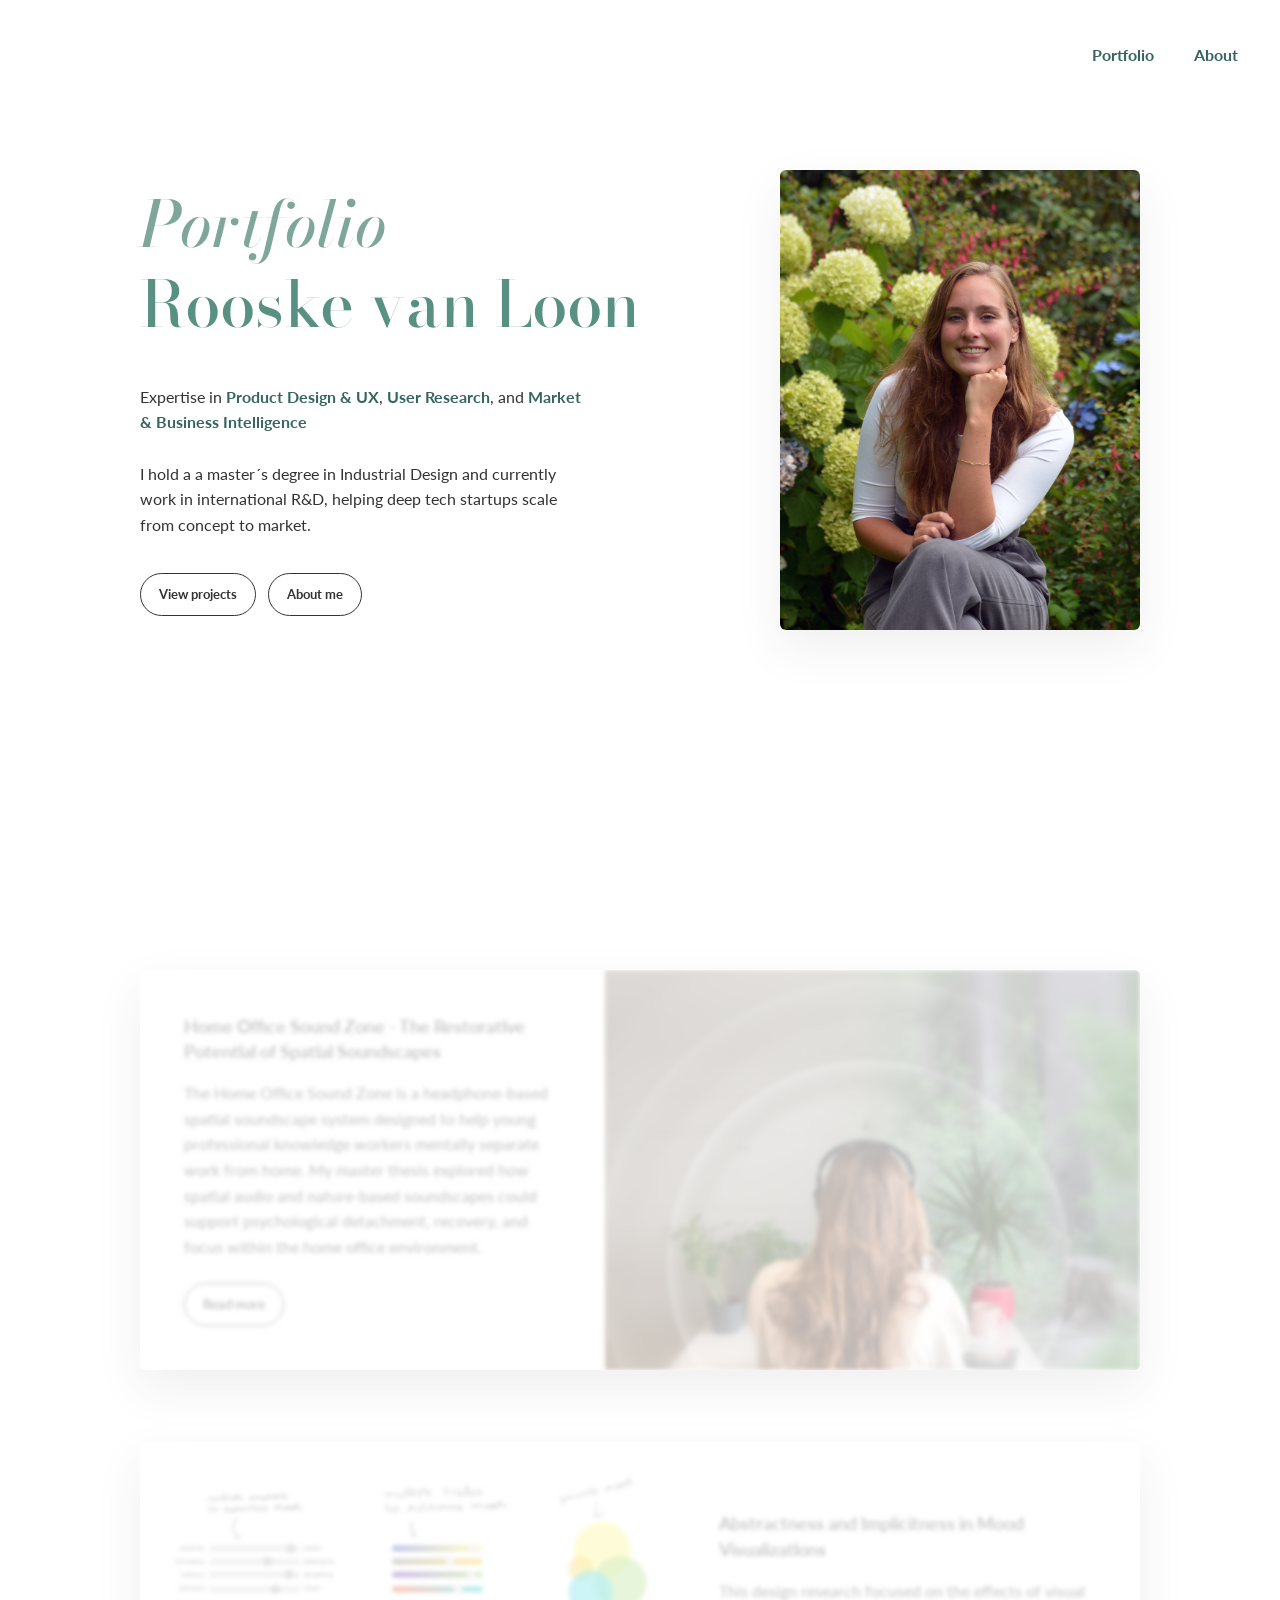
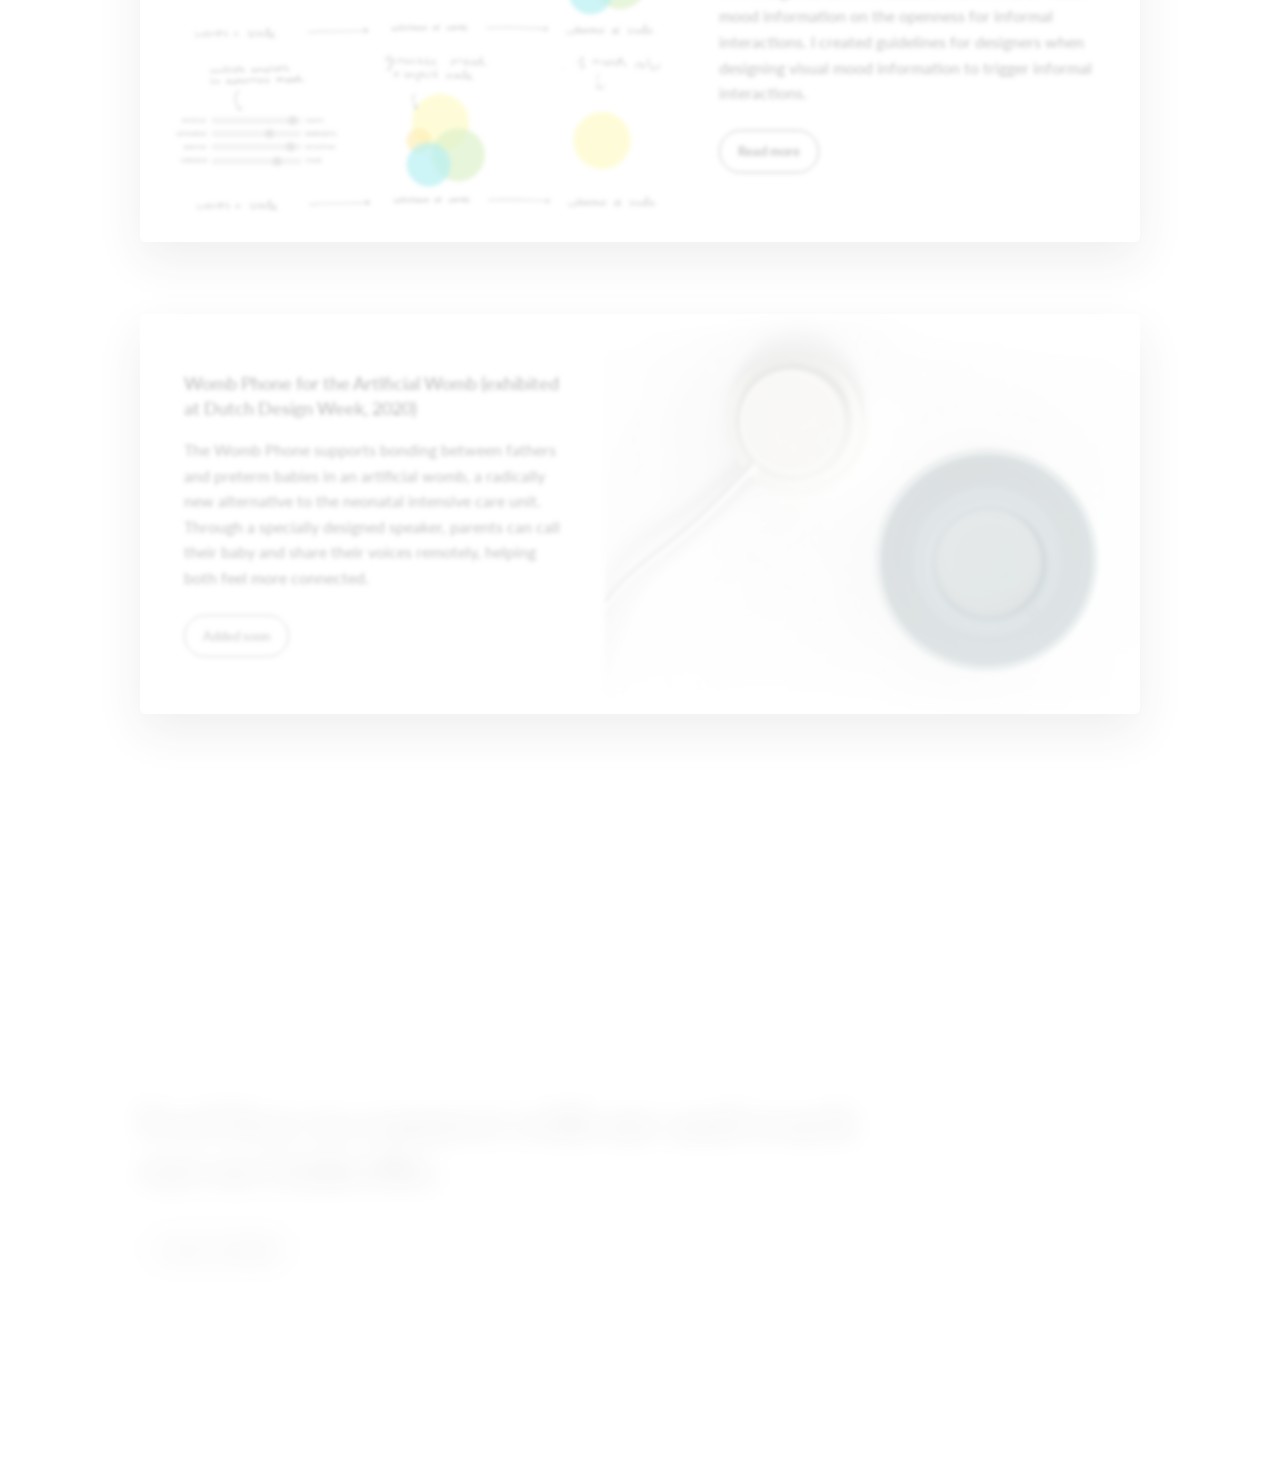
<file: index.html>
<!DOCTYPE html>
<html lang="en">
<head>
  <meta charset="UTF-8" />
  <meta name="viewport" content="width=device-width, initial-scale=1.0" />

  <title>Portfolio | Rooske</title>

  <!-- Google Fonts -->
  <link rel="preconnect" href="https://fonts.googleapis.com">
  <link rel="preconnect" href="https://fonts.gstatic.com" crossorigin>
  <link 
    href="https://fonts.googleapis.com/css2?family=Bodoni+Moda:wght@400;500;600;700&family=Lato:wght@400;700;900&display=swap" 
    rel="stylesheet"
  >

  <link rel="stylesheet" href="style.css" />
</head>

<body>
  <a class="skip-link" href="#main">Skip to content</a>
  <main id="main">
    <div class="sticky-about">
      <a href="#top" class="nav-about-link active">Portfolio</a>
      <a href="about.html" class="nav-about-link">About</a>
    </div>
    <section id="top" class="hero-section">
      <div class="container hero-section-content">
        <div class="hero-index-grid">
          <div class="hero-index-text">
            <h1 class="hero-title"><em>Portfolio</em> <br>Rooske van Loon</h1>

            <p class="hero-body">Expertise in <span class="hero-skill">Product Design &amp; UX</span>, <span class="hero-skill">User Research</span>, and <span class="hero-skill">Market &amp; Business Intelligence</span> <br>
            <br>I hold a a master´s degree in Industrial Design and currently work in international R&amp;D, helping deep tech startups scale from concept to market.</p>

        <div class="hero-buttons">
          <a href="#projects" class="hero-button">View projects</a>
          <a href="about.html" class="hero-button">About me</a>
        </div>
          </div>
          <div class="hero-index-image">
            <img src="pictures/portrait.png" alt="Portrait of Rooske van Loon">
          </div>
        </div>
      </div>
    </section>



    <section id="projects" class="projects-section">
      <div class="container">
        <div class="case-list">

          <article class="case-card" id="project-home-office">
            <div class="case-content">
              <h2>
                Home Office Sound Zone - The Restorative Potential of Spatial Soundscapes
              </h2>

              <p>
                The Home Office Sound Zone is a headphone-based spatial soundscape system designed to help young professional knowledge workers mentally separate work from home. My master thesis explored how spatial audio and nature-based soundscapes could support psychological detachment, recovery, and focus within the home office environment.
              </p>

              <a href="project-home-office.html" class="case-read-more">Read more</a>
            </div>

            <div class="case-image">
              <img 
                src="pictures/projecthomeofficesoundzone.png" 
                alt="Home Office Sound Zone project image"
              >
            </div>
          </article>

          <article class="case-card case-card-reverse" id="project-mood-visualizations">
            <div class="case-content">
              <h2>
                Abstractness and Implicitness in Mood Visualizations
              </h2>

              <p>
                This design research focused on the effects of visual mood information on the openness for informal interactions. I created guidelines for designers when designing visual mood information to trigger informal interactions.
              </p>

              <a href="abstractness-and-implicitness-in-mood-visualizations.html" class="case-read-more">Read more</a>
            </div>

            <div class="case-image">
              <img 
                src="pictures/projectabstractnessandimplicitnessinmoodvisualizations.png" 
                alt="Abstractness and Implicitness in Mood Visualizations project image"
              >
            </div>
          </article>

          <article class="case-card">
            <div class="case-content">
              <h2>
                Womb Phone for the Artificial Womb (exhibited at Dutch Design Week, 2020)
              </h2>

              <p>
                The Womb Phone supports bonding between fathers and preterm babies in an artificial womb, a radically new alternative to the neonatal intensive care unit. Through a specially designed speaker, parents can call their baby and share their voices remotely, helping both feel more connected.
              </p>

              <span class="case-read-more is-disabled">Added soon</span>
            </div>

            <div class="case-image">
              <img 
                src="pictures/projectwombphone.jpg" 
                alt="Womb Phone for the Artificial Womb project image"
              >
            </div>
          </article>

        </div>
      </div>
    </section>

    <section id="contact" class="contact-section">
  <div class="container contact-content">
    <h2>
      Feel free to connect with me and reach out on LinkedIn.
</h2>

    <a 
      href="https://www.linkedin.com/in/rooske-van-loon-aaa177166" 
      class="contact-linkedin-button" 
      target="_blank" 
      rel="noopener noreferrer"
    >
      Connect on LinkedIn
    </a>
  </div>
</section>

  </main>

  <script src="script.js"></script>
</body>
</html>
</file>
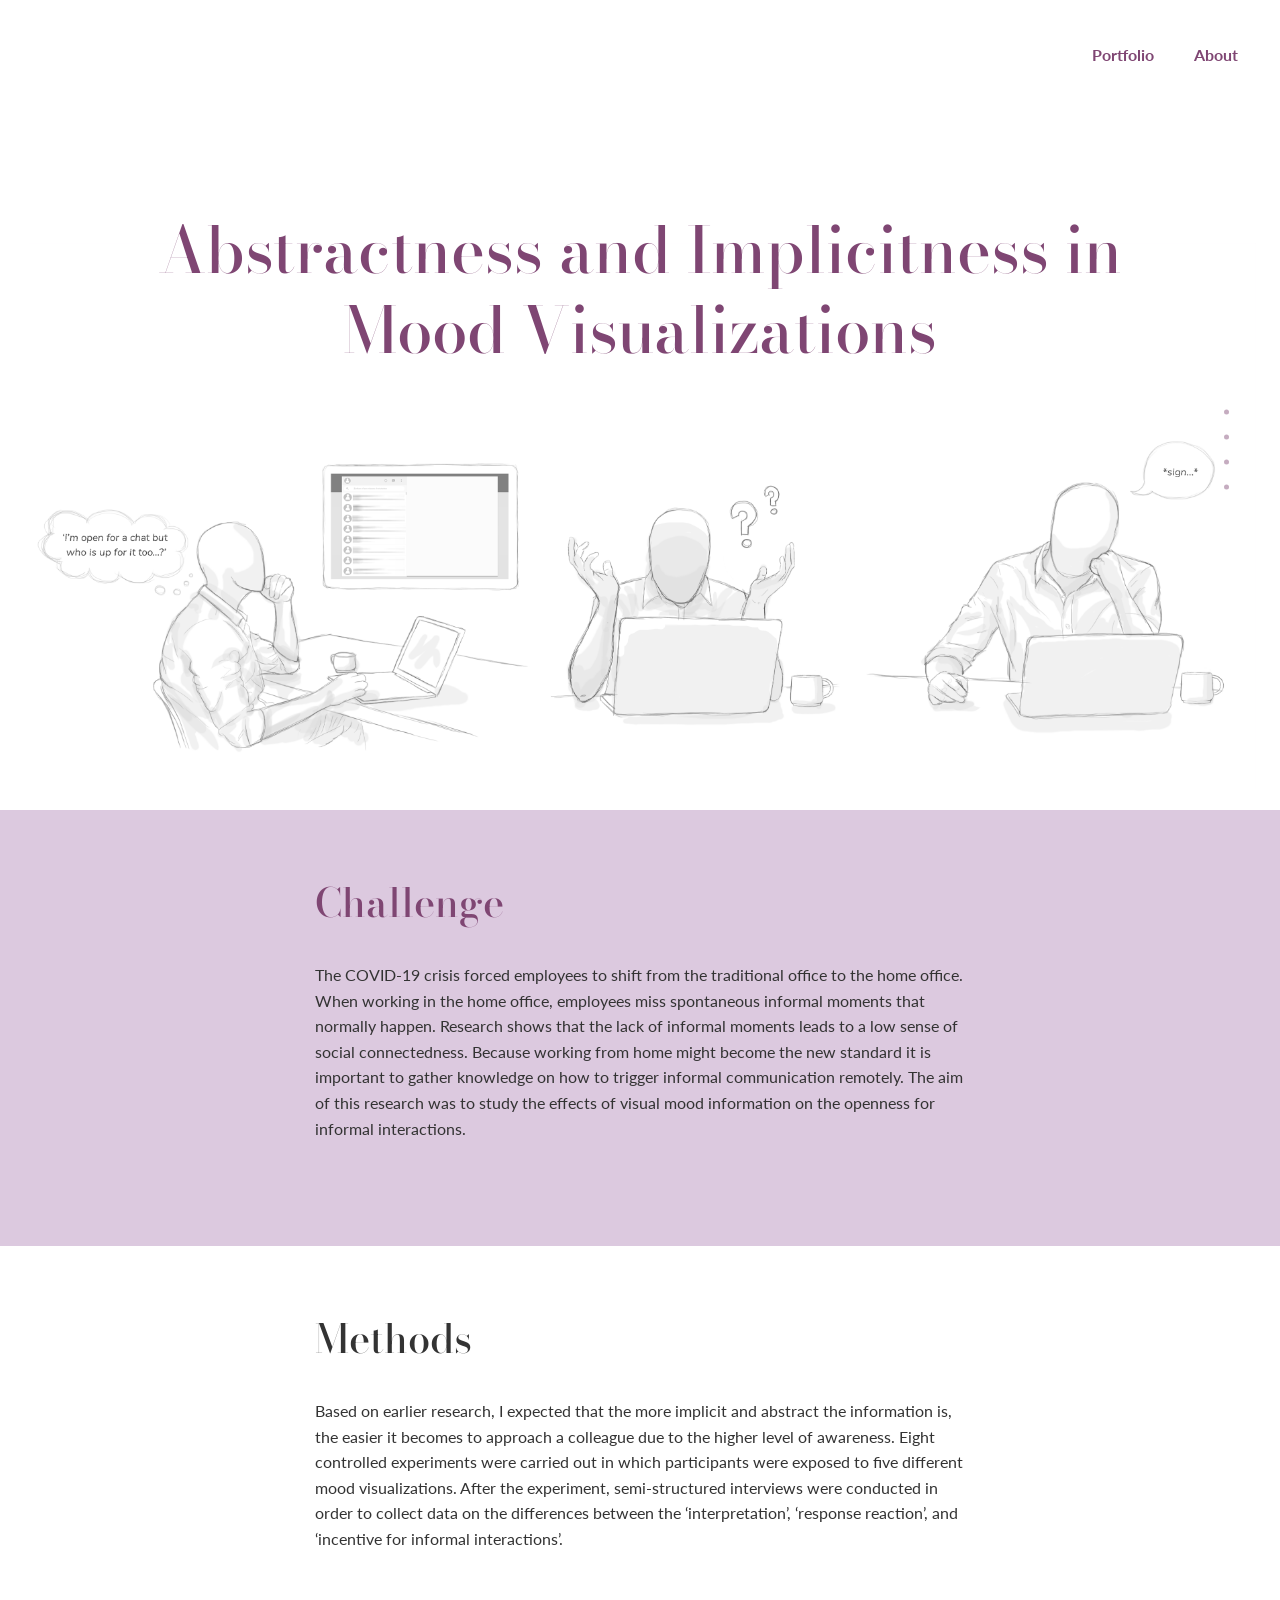
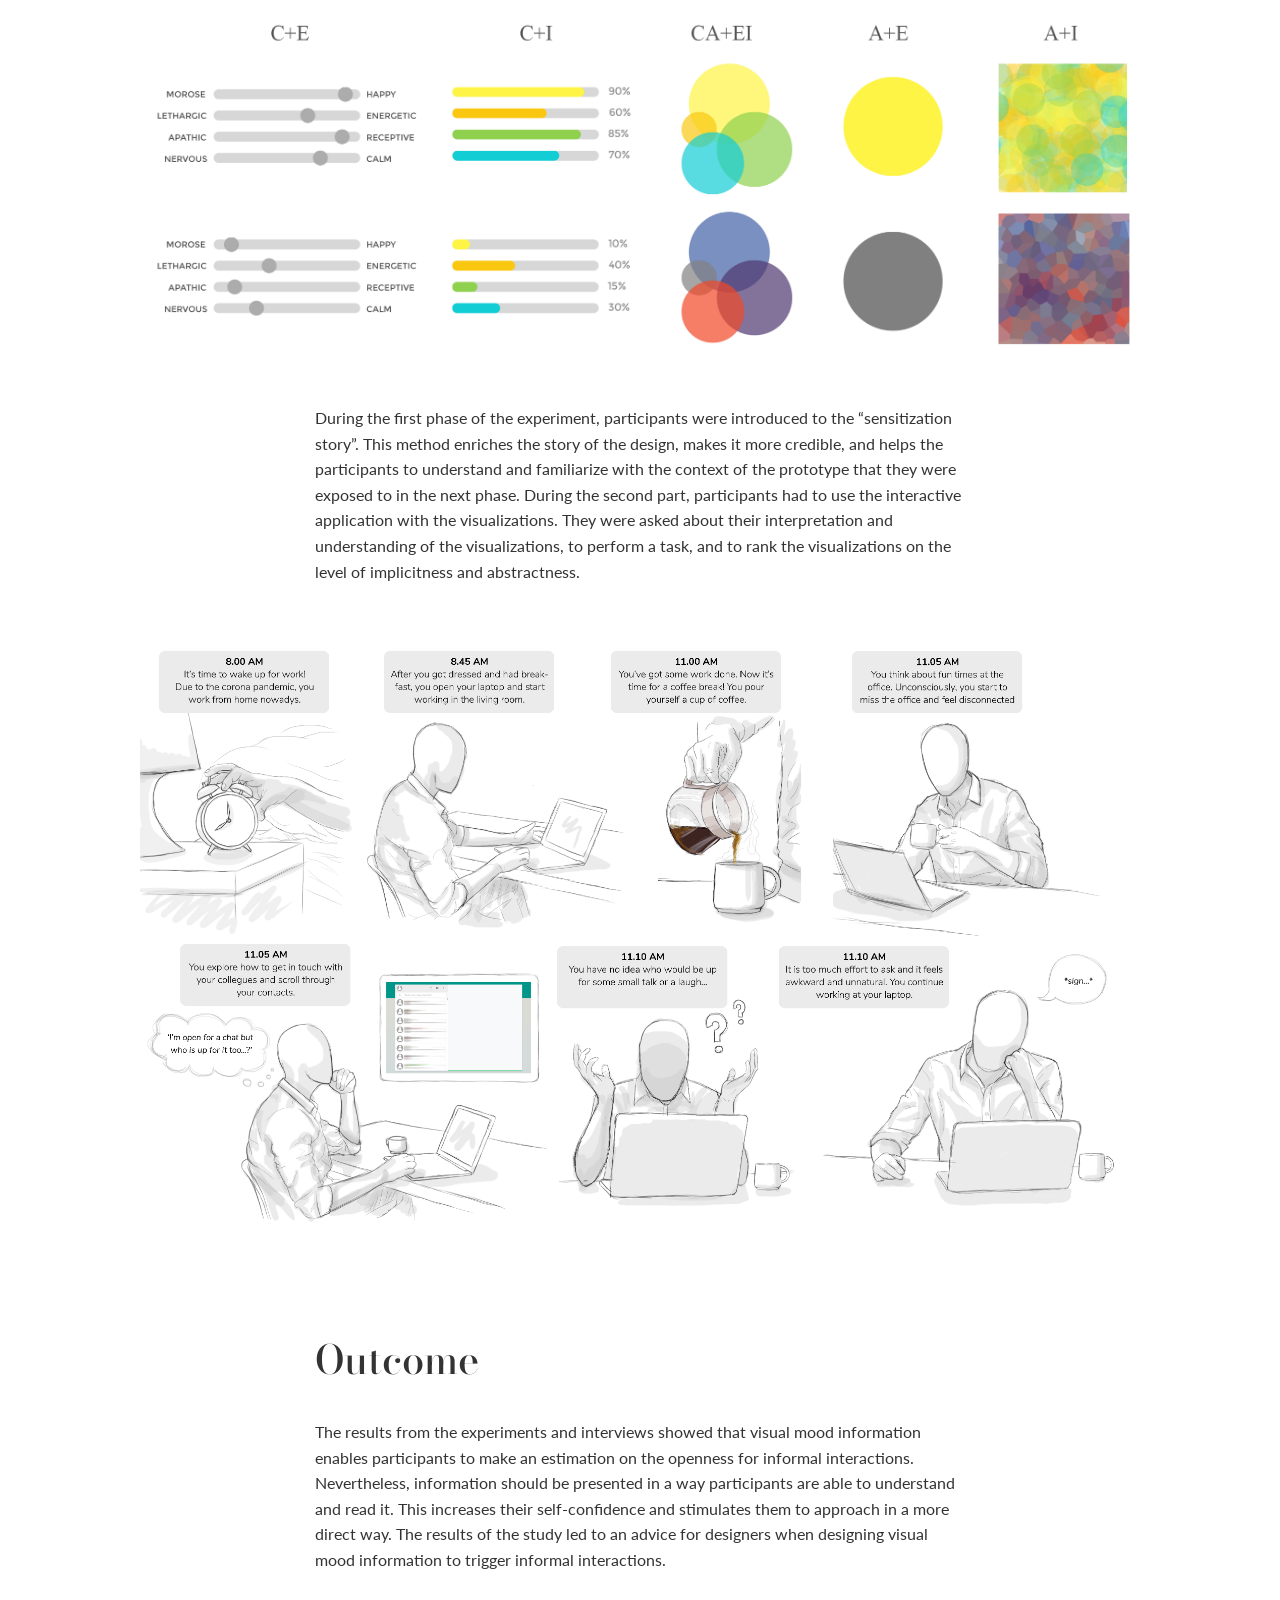
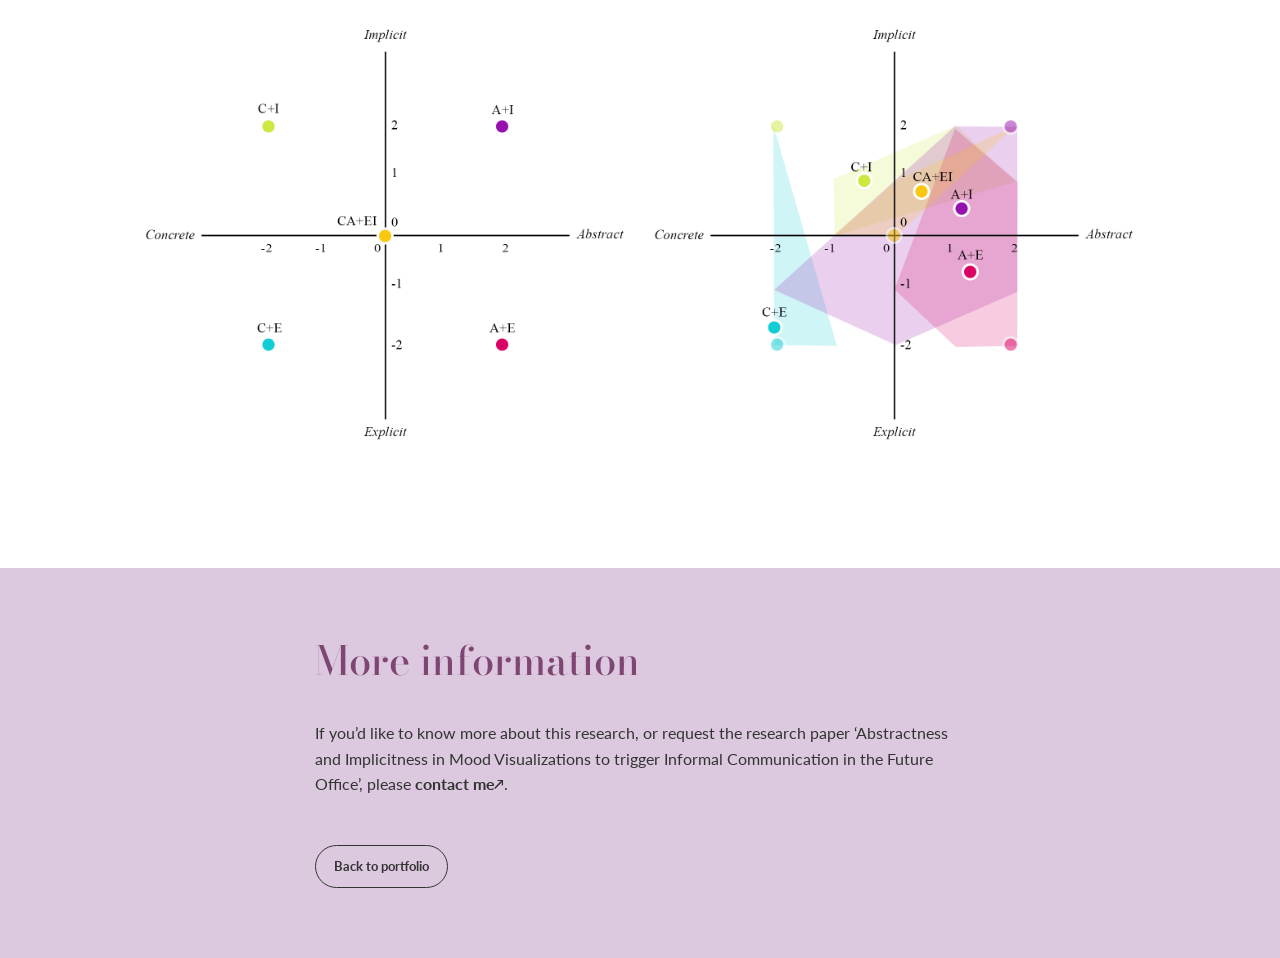
<file: abstractness-and-implicitness-in-mood-visualizations.html>
<!DOCTYPE html>
<html lang="en">
<head>
  <meta charset="UTF-8" />
  <meta name="viewport" content="width=device-width, initial-scale=1.0" />

  <title>Project | Abstractness and Implicitness in Mood Visualizations</title>

  <!-- Google Fonts -->
  <link rel="preconnect" href="https://fonts.googleapis.com">
  <link rel="preconnect" href="https://fonts.gstatic.com" crossorigin>
  <link 
    href="https://fonts.googleapis.com/css2?family=Bodoni+Moda:wght@400;500;600;700&family=Lato:wght@400;700;900&display=swap" 
    rel="stylesheet"
  >

  <link rel="stylesheet" href="style.css" />
  <link rel="stylesheet" href="projectstyle.css">
  <style>
    /* Purple theme for this page (override green scheme) */
    :root {
      --green: #7f4673;
      --green-bg: #dcc9df;
      --green-muted: #b8a6bb;
      --green-light: #dcc9df;
      --green-dark: #7f4673;
    }
    /* Lighter purple for Challenge section */
    .project-challenge-section {
      background-color: #dcc9df;
    }
    .project-challenge-section .project-detail-heading-centered {
      color: #7f4673;
    }
    .project-challenge-section .project-detail-text p {
      color: #333333;
    }
    /* Lighter purple for top hero behind/over image */
    .project-title-hero {
      background-color: #dcc9df;
    }
  </style>
</head>

<body>
  <a class="skip-link" href="#main">Skip to content</a>
    <nav class="project-side-nav" aria-label="Project sections">
      <ul class="side-nav-links">
        <li>
          <a href="#challenge">
            <span class="nav-text">Challenge</span>
            <span class="nav-line"></span>
          </a>
        </li>
        <li>
          <a href="#methods">
            <span class="nav-text">Methods</span>
            <span class="nav-line"></span>
          </a>
        </li>
        <li>
          <a href="#outcome">
            <span class="nav-text">Outcome</span>
            <span class="nav-line"></span>
          </a>
        </li>
        <li>
          <a href="#more-information">
            <span class="nav-text">More Information</span>
            <span class="nav-line"></span>
          </a>
        </li>
      </ul>
    </nav>

  <main class="project-page" id="main">
    <div class="sticky-about">
      <a href="index.html" class="nav-about-link active">Portfolio</a>
      <a href="about.html" class="nav-about-link">About</a>
    </div>

    <!-- Title -->
    <section id="intro" class="project-detail-section project-title-section project-title-hero">
      <img
        src="pictures/moodvisualizationssensitizationfront.png"
        alt="Mood visualizations sensitization"
        class="project-title-background"
      >

      <div class="project-detail-layout project-title-content">
        <h1 class="hero-title">
          Abstractness and Implicitness in Mood Visualizations
        </h1>
      </div>
    </section>

    <!-- Challenge -->
    <section id="challenge" class="project-detail-section project-challenge-section">
      <div class="project-detail-layout">
        <h2 class="project-detail-heading-centered">
          Challenge
        </h2>

        <div class="project-detail-text">
          <p>
The COVID-19 crisis forced employees to shift from the traditional office to the home office. When working in the home office, employees miss spontaneous informal moments that normally happen. Research shows that the lack of informal moments leads to a low sense of social connectedness. Because working from home might become the new standard it is important to gather knowledge on how to trigger informal communication remotely. The aim of this research was to study the effects of visual mood information on the openness for informal interactions.
          </p> 
        <br>       
      </div>
      </div>
    </section>

    <!-- Methods -->
    <section id="methods" class="project-detail-section project-methods-section" style="padding-bottom: 24px;">
      <div class="project-detail-layout">
        <h2 class="project-detail-heading-centered">
          Methods
        </h2>
        <div class="project-detail-text">
          <p>
Based on earlier research, I expected that the more implicit and abstract the information is, the easier it becomes to approach a colleague due to the higher level of awareness. Eight controlled experiments were carried out in which participants were exposed to five different mood visualizations. After the experiment, semi-structured interviews were conducted in order to collect data on the differences between the ‘interpretation’, ‘response reaction’, and ‘incentive for informal interactions’.
          </p>
        </div>

        <div class="project-detail-full project-detail-image-block" style="margin-top: 48px; margin-bottom: 48px;">
          <img
            src="pictures/moodvisualizationsprototypes.png"
            alt="Mood visualizations prototypes"
          >
        </div>

        <div class="project-detail-text">
          <p>
During the first phase of the experiment, participants were introduced to the “sensitization story”. This method  enriches the story of the design, makes it more credible, and helps the participants to understand and familiarize with the context of the prototype that they were exposed to in the next phase. During the second part, participants had to use the interactive application with the visualizations. They were asked about their interpretation and understanding of the visualizations, to perform a task, and to rank the visualizations on the level of implicitness and abstractness.
          </p>
        </div>

        <div class="project-detail-full project-detail-image-block" style="margin-top: 48px; margin-bottom: 48px;">
          <img
            src="pictures/moodvisualizationssensitization.png"
            alt="Mood visualizations sensitization"
          >
        </div>
      </div>
    </section>

    <!-- Outcome -->
    <section id="outcome" class="project-detail-section project-outcome-section" style="padding-top: 24px;">
      <div class="project-detail-layout">
        <h2 class="project-detail-heading-centered">
          Outcome
        </h2>

        <div class="project-detail-text">
          <p>
The results from the experiments and interviews showed that visual mood information enables participants to make an estimation on the openness for informal interactions. Nevertheless, information should be presented in a way participants are able to understand and read it. This increases their self-confidence and stimulates them to approach in a more direct way. The results of the study led to an advice for designers when designing visual mood information to trigger informal interactions.
          </p>
        </div>

        <div class="project-detail-full project-detail-image-grid" style="grid-template-columns: 1fr 1fr; margin-top: 48px; margin-bottom: 48px;">
          <img
            src="pictures/moodvisualizationsprototypeshypothesis.png"
            alt="Mood visualizations prototypes hypothesis"
          >
          <img
            src="pictures/moodvisualizationsprototypesoutcome.png"
            alt="Mood visualizations prototypes outcome"
          >
        </div>
      </div>
        </section>

    <!-- More Information -->
    <section id="more-information" class="project-detail-section project-relevance-section">
      <div class="project-detail-layout">
        <h2 class="project-detail-heading-centered">
          More information
        </h2>

        <div class="project-detail-text">
          <p>
If you’d like to know more about this research, or request the research paper ‘Abstractness and Implicitness in Mood Visualizations to trigger Informal Communication in the Future Office’, please <a href="https://www.linkedin.com/in/rooske-van-loon-aaa177166" class="text-link external-link" target="_blank" rel="noopener noreferrer">contact me</a>. 
          </p>
        </div>

        <div class="project-back-wrap">
          <a href="index.html#project-mood-visualizations" class="case-read-more">Back to portfolio</a>
        </div>
      </div>
    </section>

  </main>

  <script src="script.js"></script>
  <script>
    // This page only: Challenge is light purple, keep menus purple everywhere
    (function () {
      var sticky = document.querySelector('.sticky-about');
      var sideNav = document.querySelector('.project-side-nav');
      function fixSticky() {
        if (sticky) sticky.classList.remove('on-intro');
        if (sideNav) sideNav.classList.remove('on-intro');
      }
      window.addEventListener('scroll', fixSticky, { passive: true });
      window.addEventListener('load', fixSticky);
      fixSticky();
    })();
  </script>
</body>
</html>
</file>
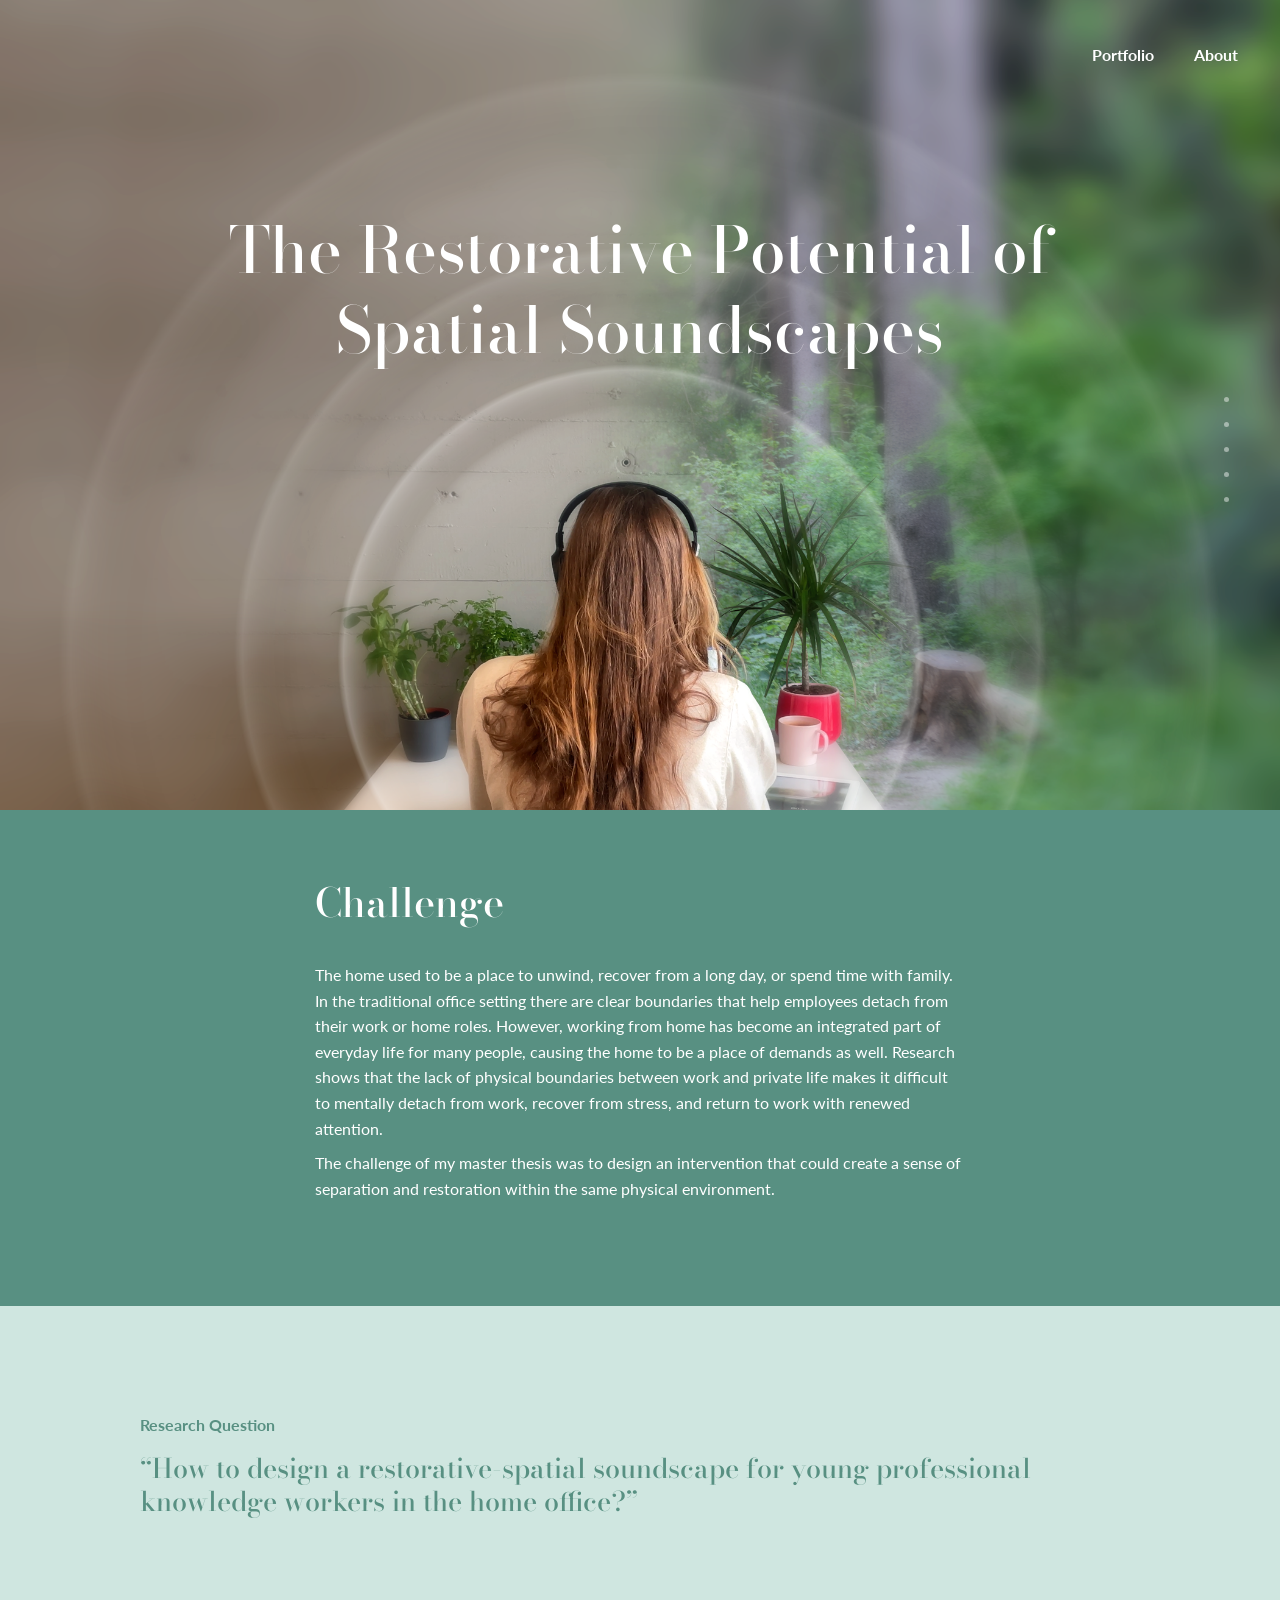
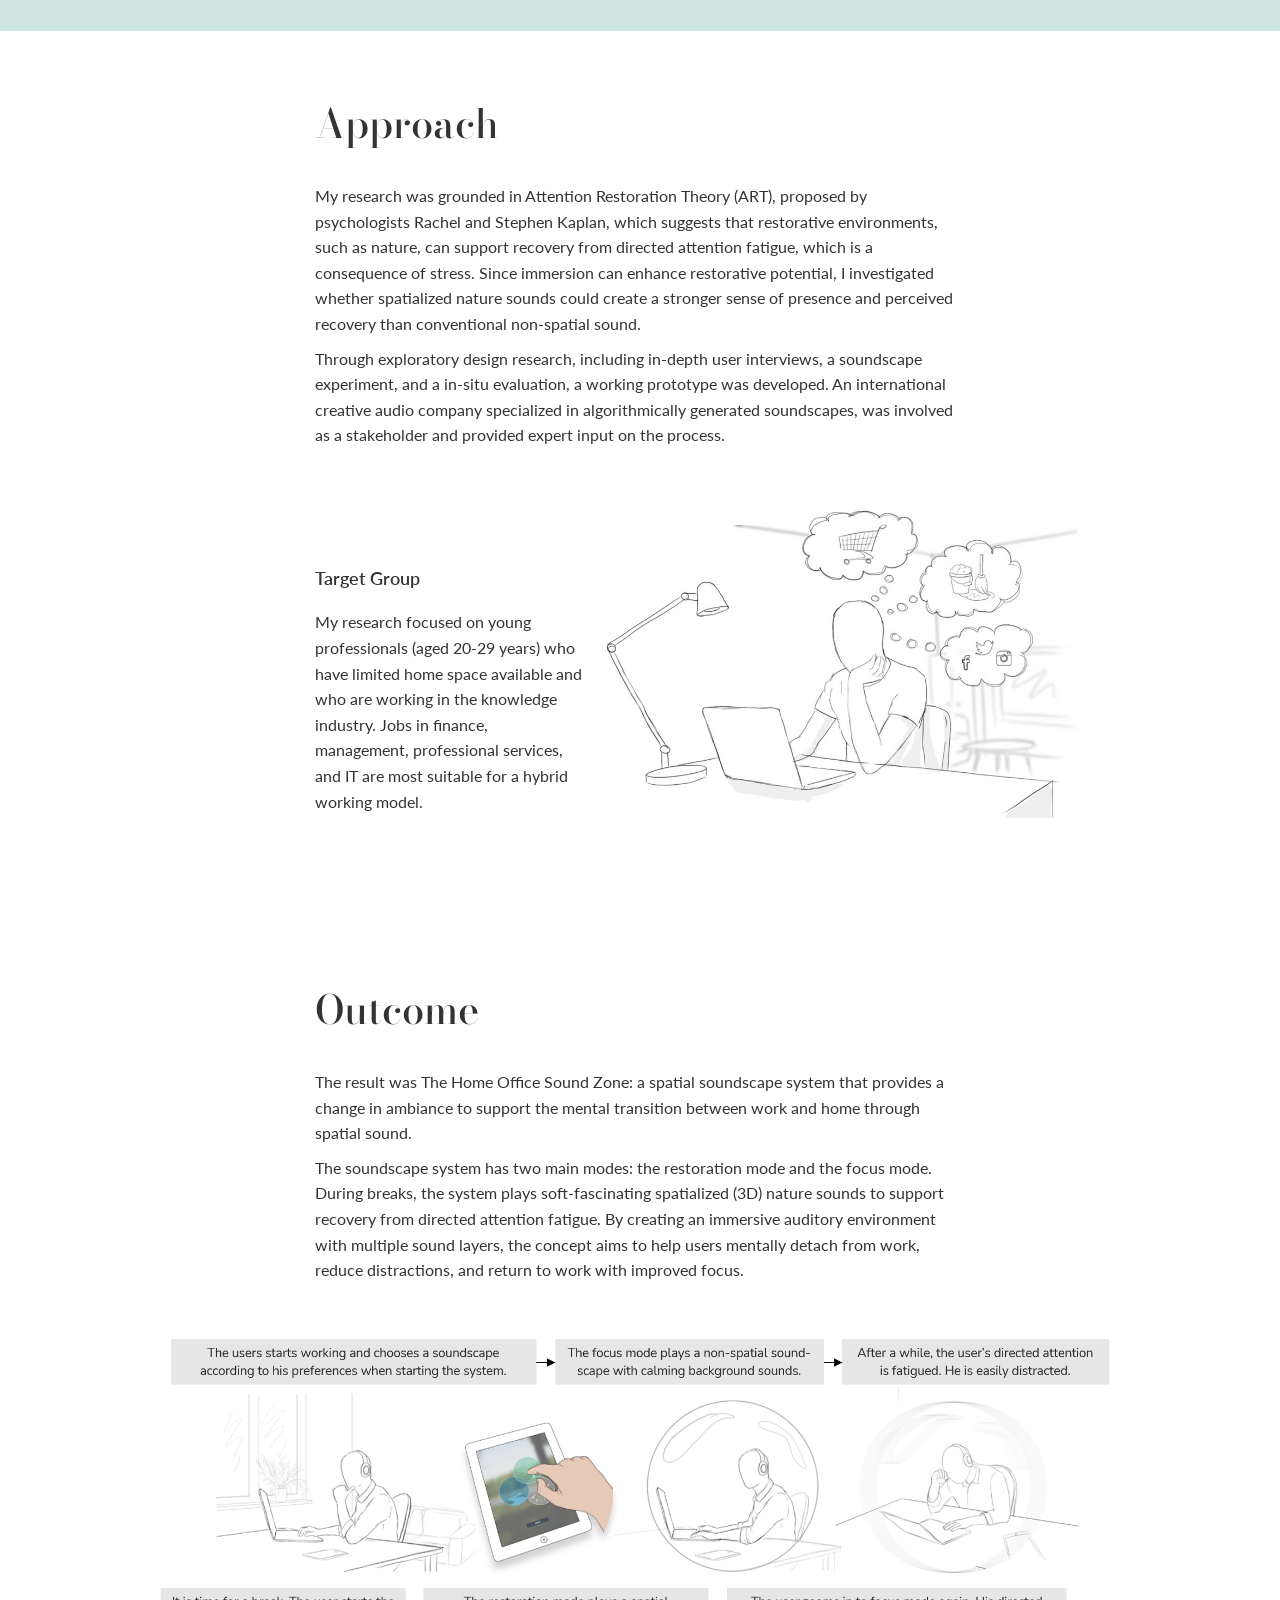
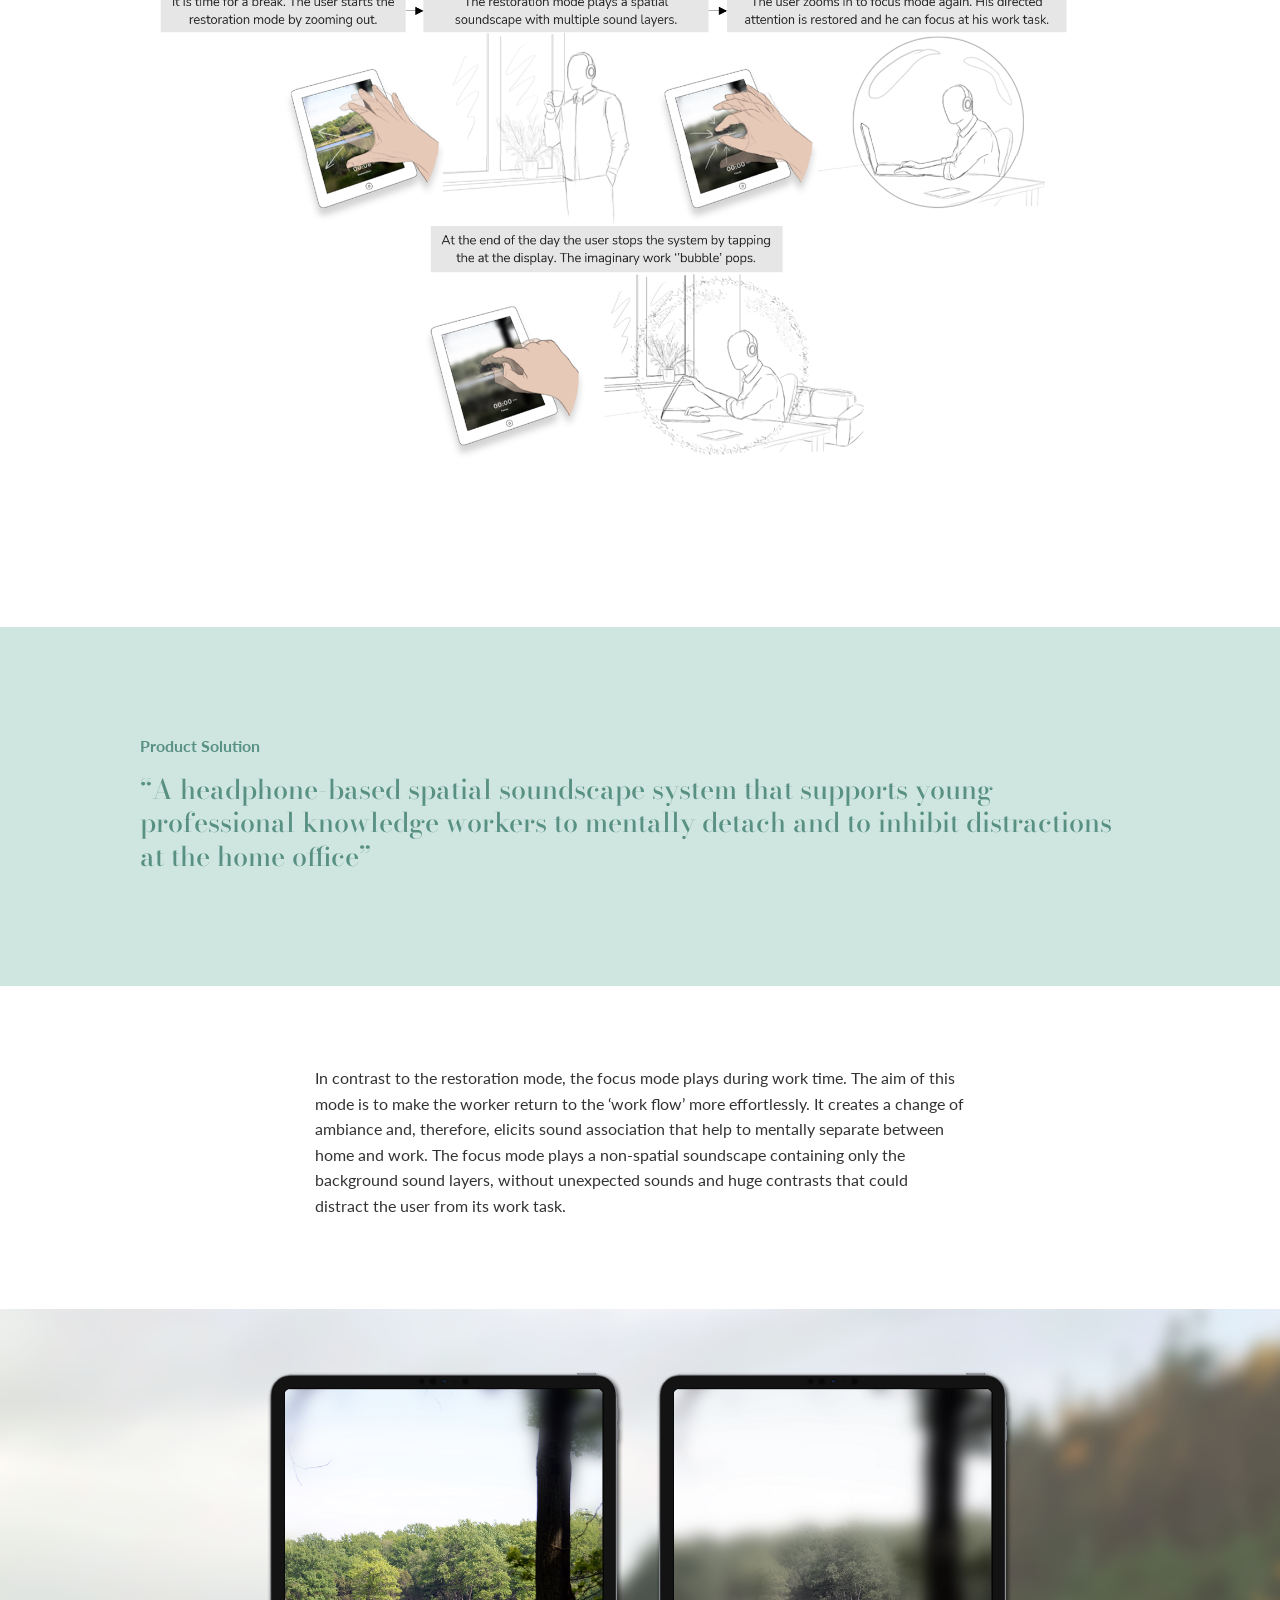
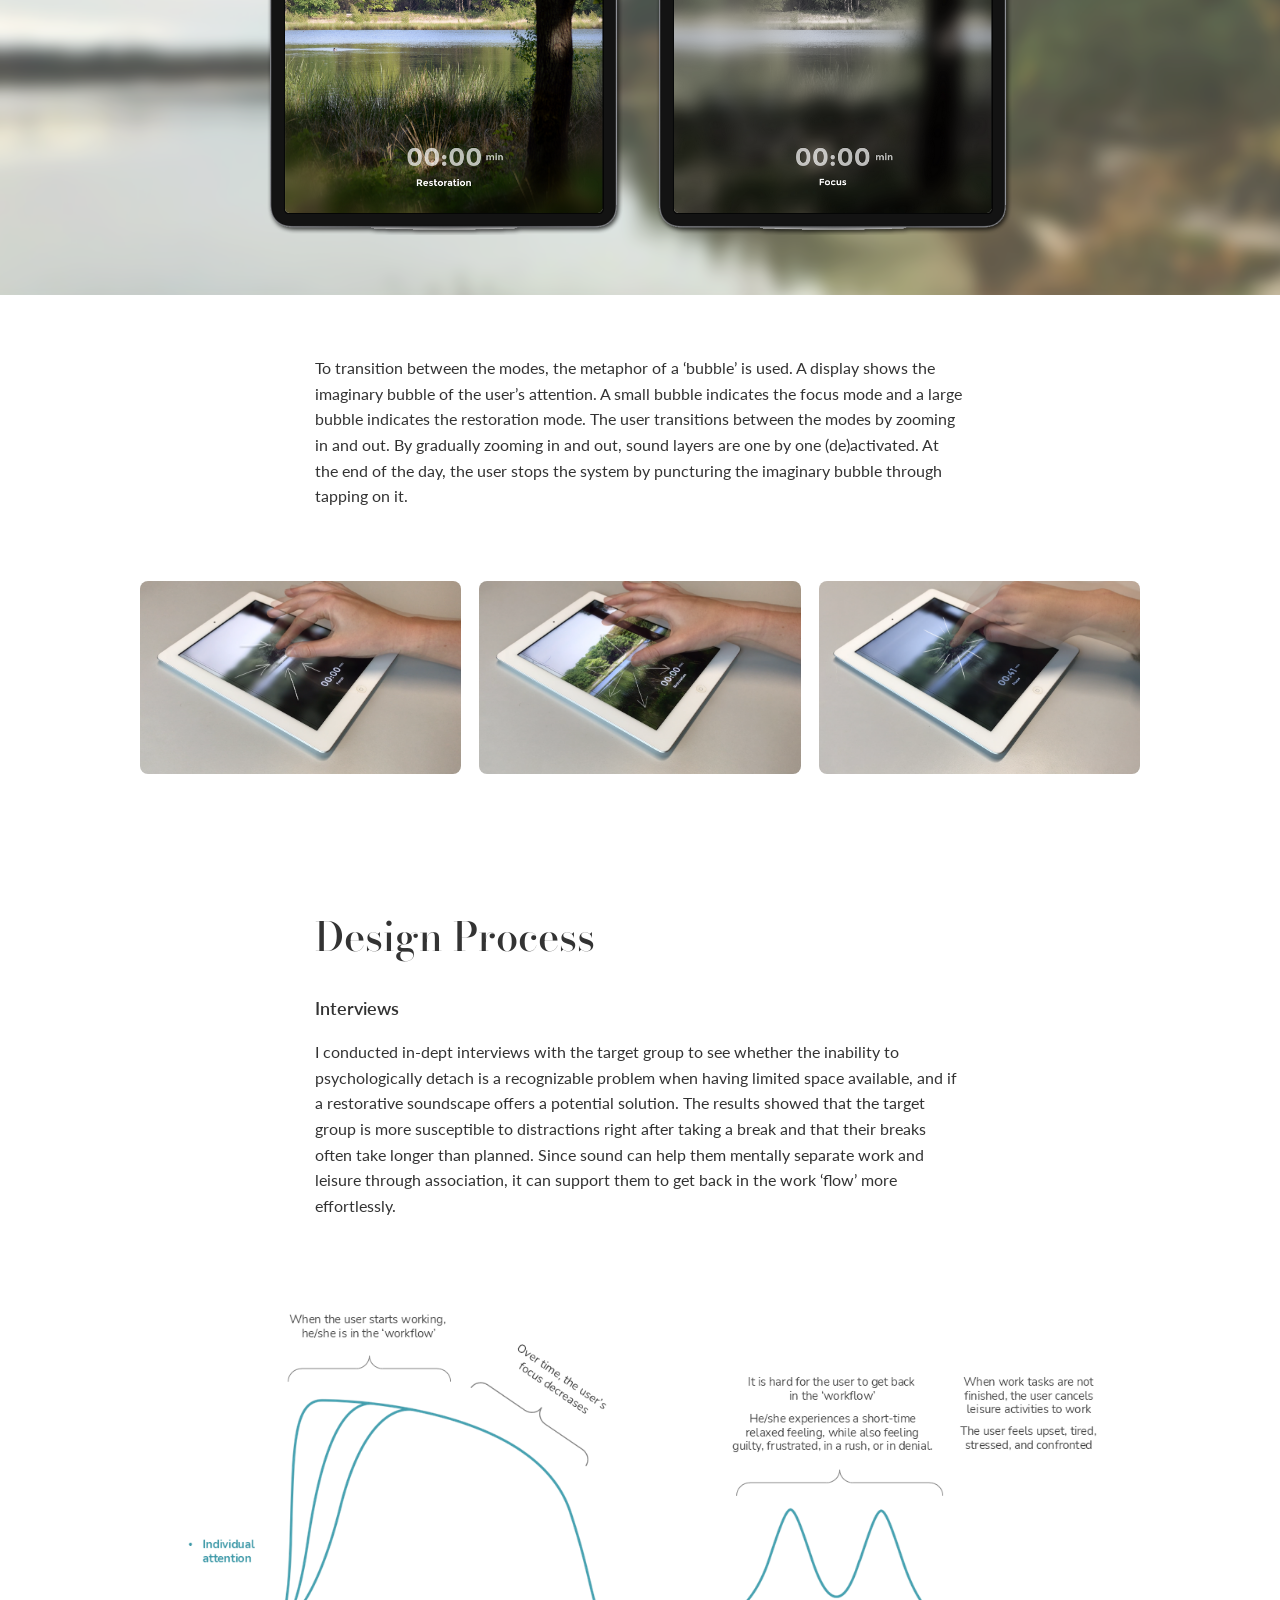
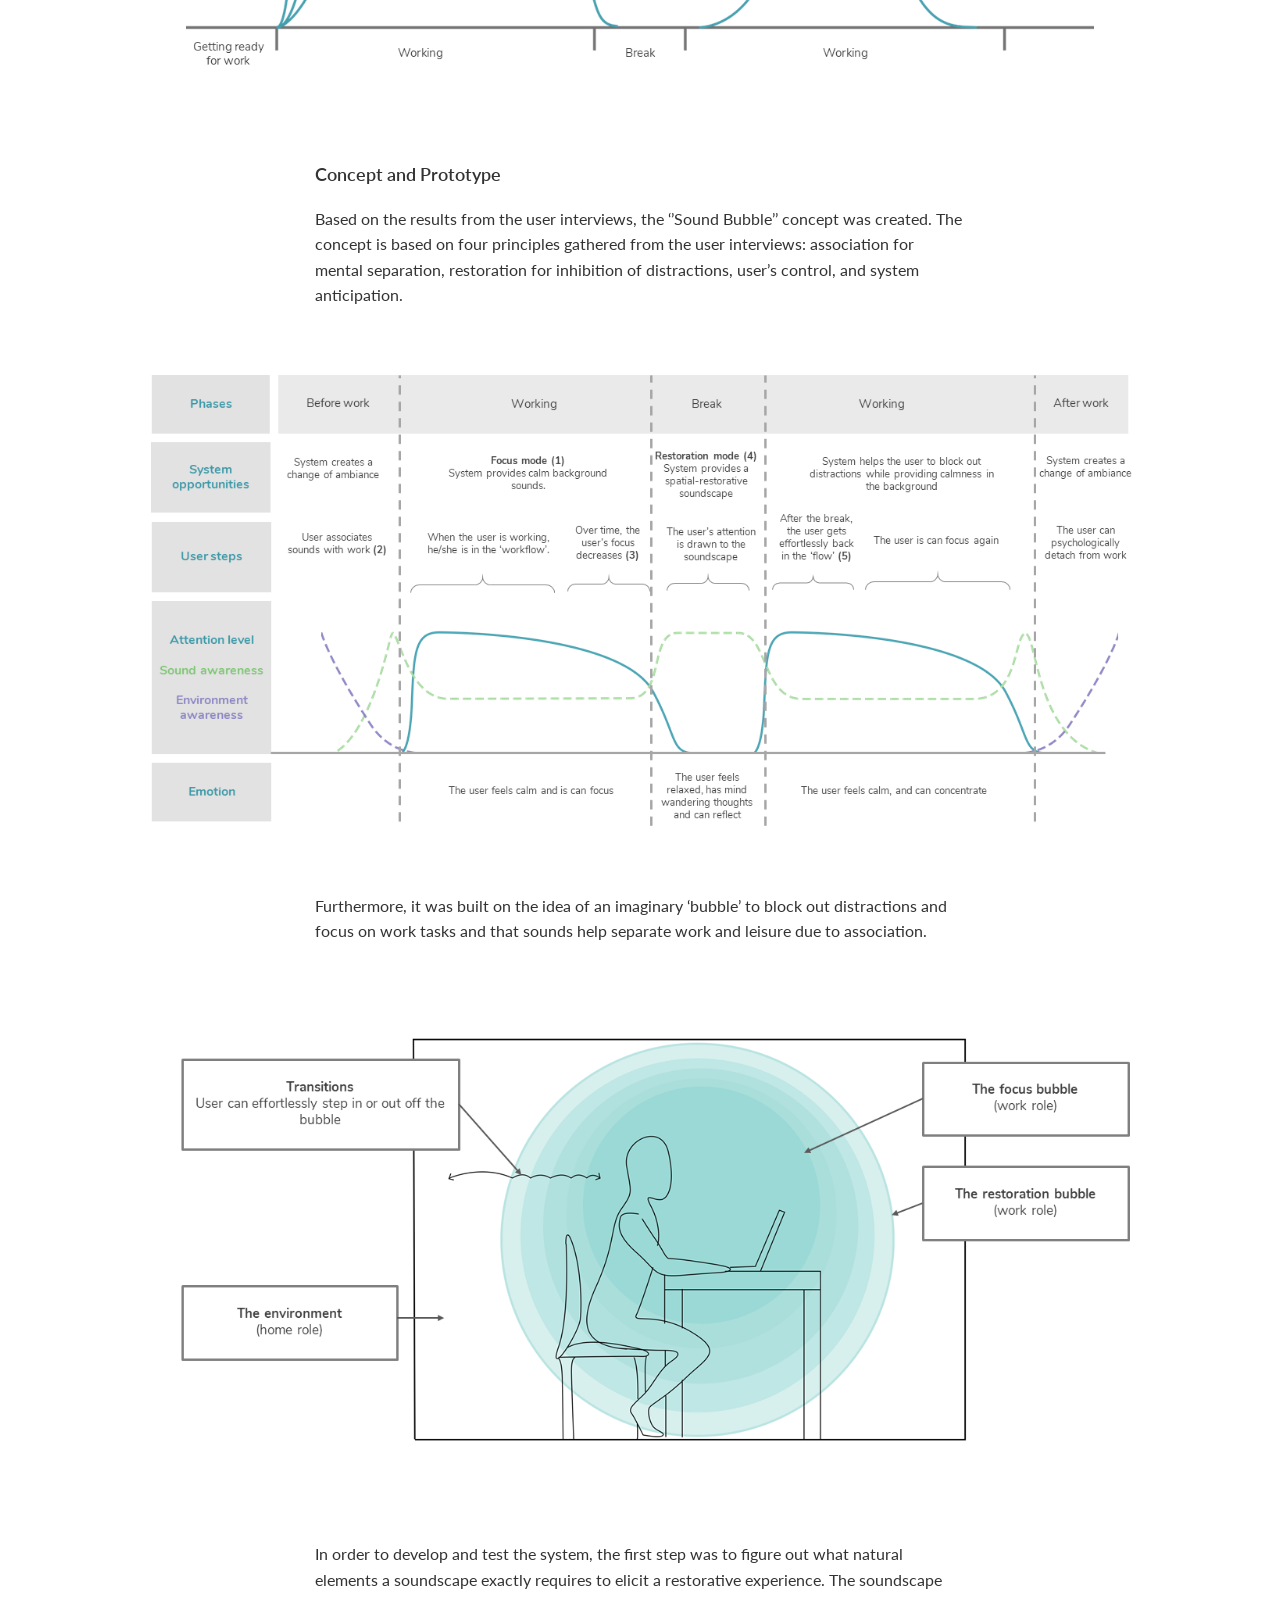
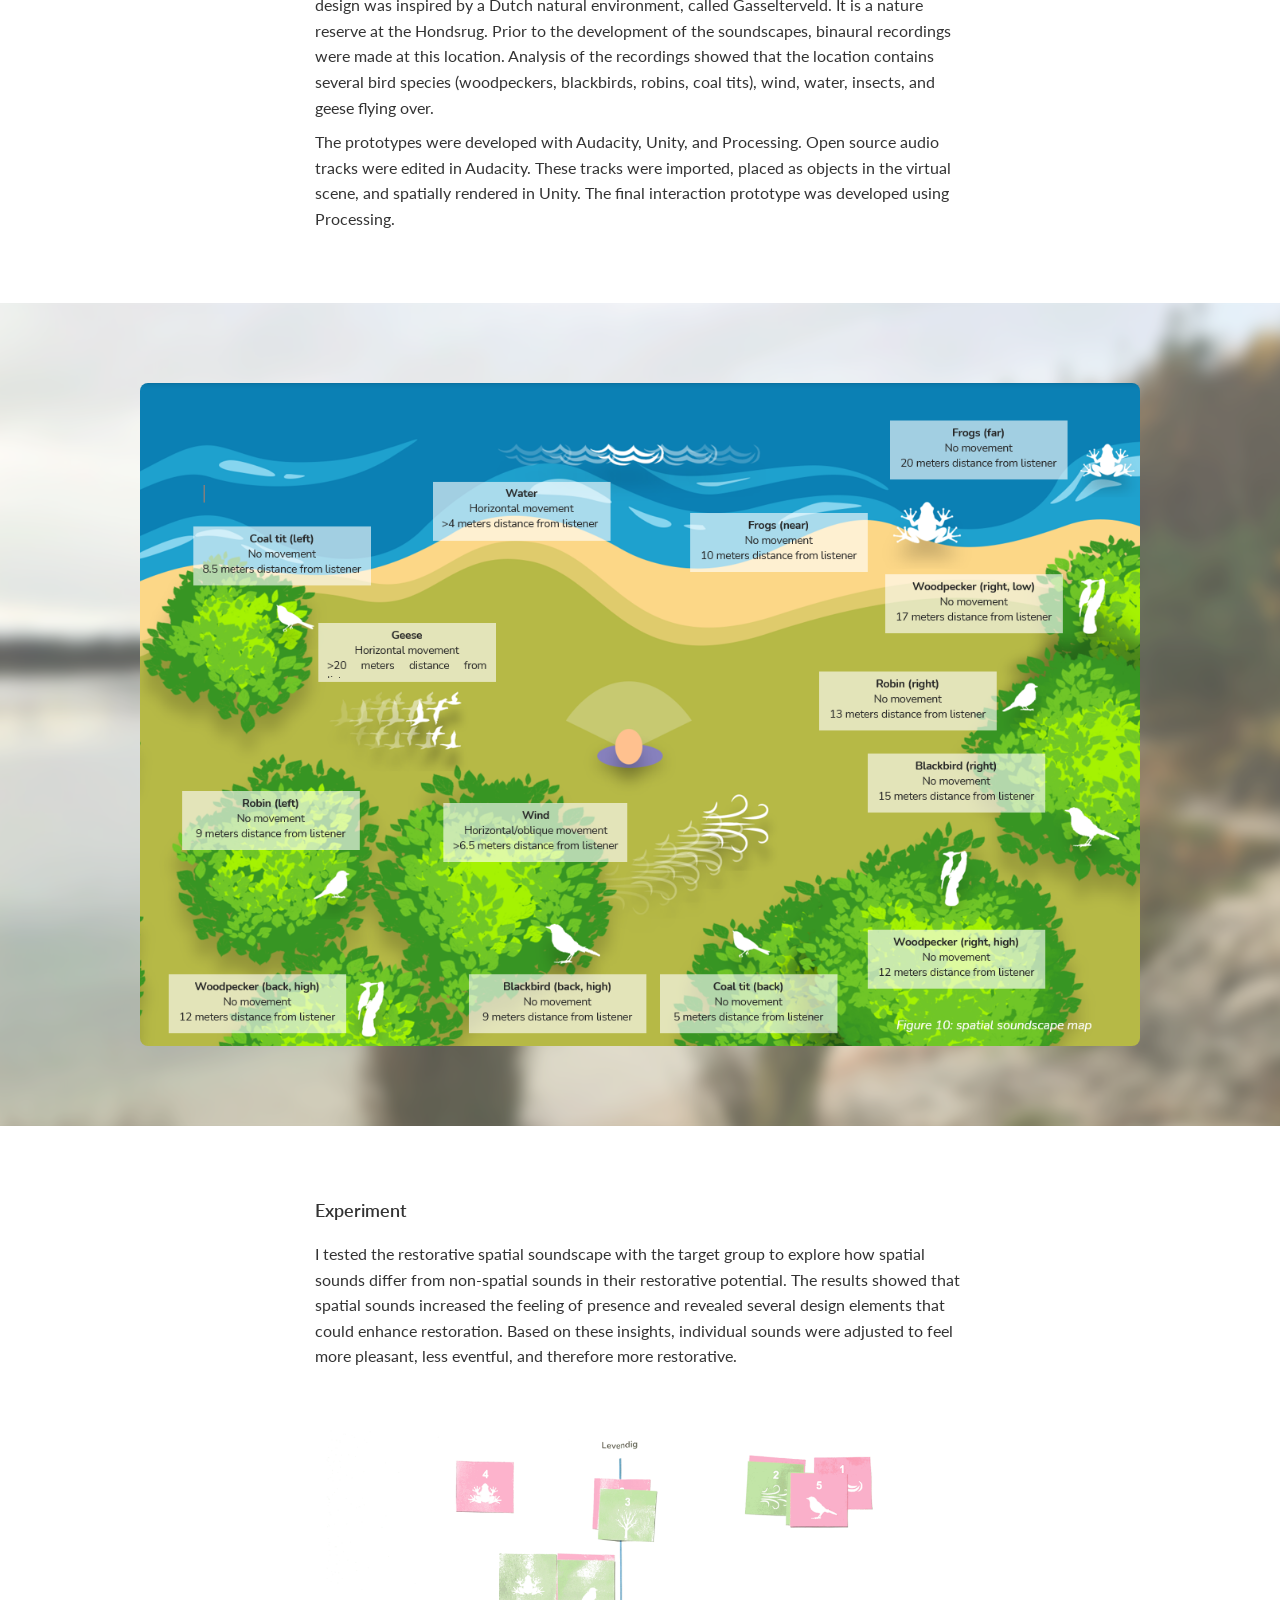
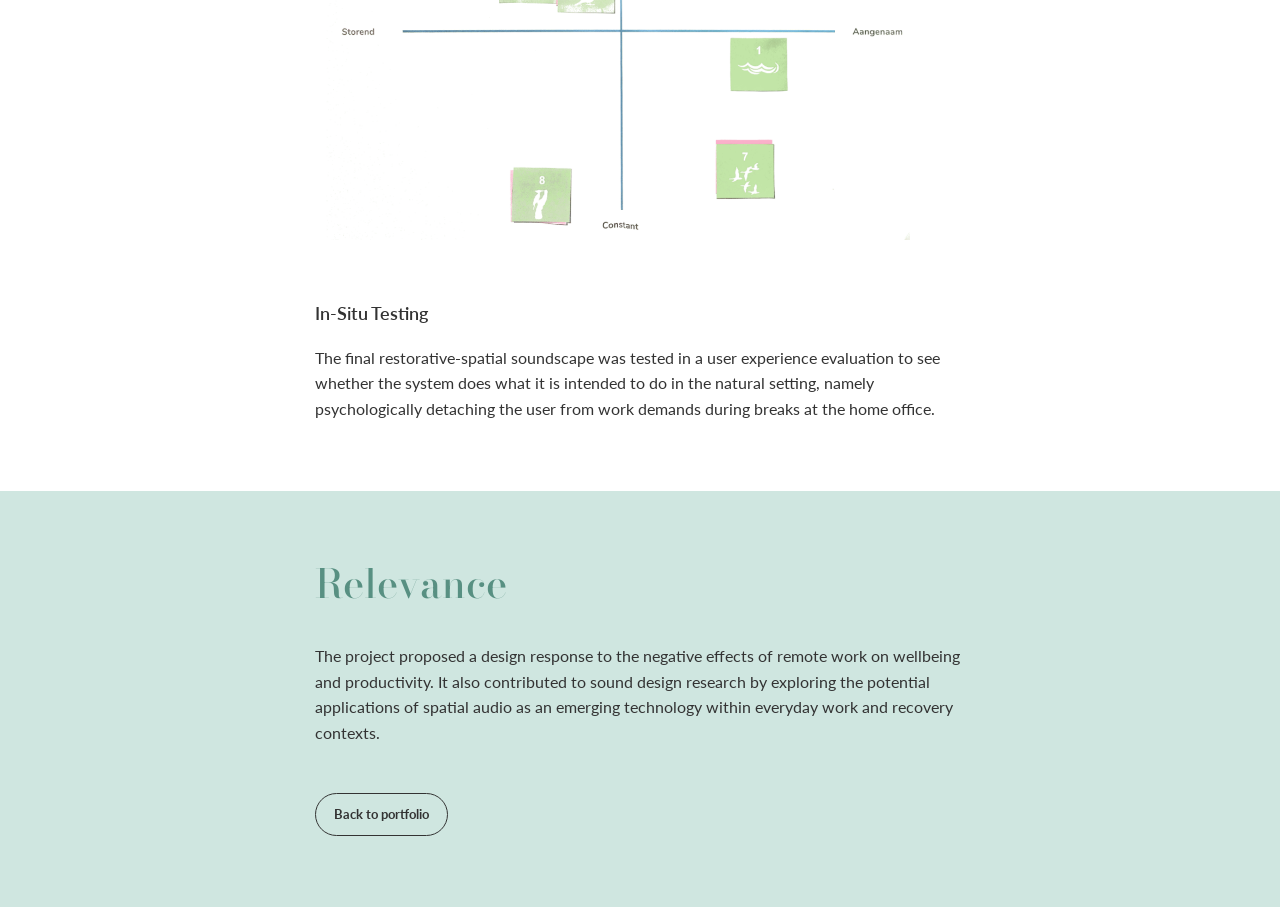
<file: project-home-office.html>
<!DOCTYPE html>
<html lang="en">
<head>
  <meta charset="UTF-8" />
  <meta name="viewport" content="width=device-width, initial-scale=1.0" />

  <title>Project | Home Office Sound Zone</title>

  <!-- Google Fonts -->
  <link rel="preconnect" href="https://fonts.googleapis.com">
  <link rel="preconnect" href="https://fonts.gstatic.com" crossorigin>
  <link 
    href="https://fonts.googleapis.com/css2?family=Bodoni+Moda:wght@400;500;600;700&family=Lato:wght@400;700;900&display=swap" 
    rel="stylesheet"
  >

  <link rel="stylesheet" href="style.css" />
  <link rel="stylesheet" href="projectstyle.css">
</head>

<body>
  <a class="skip-link" href="#main">Skip to content</a>
    <nav class="project-side-nav" aria-label="Project sections">
      <ul class="side-nav-links">
        <li>
          <a href="#challenge">
            <span class="nav-text">Challenge</span>
            <span class="nav-line"></span>
          </a>
        </li>
        <li>
          <a href="#approach">
            <span class="nav-text">Approach</span>
            <span class="nav-line"></span>
          </a>
        </li>
        <li>
          <a href="#outcome">
            <span class="nav-text">Outcome</span>
            <span class="nav-line"></span>
          </a>
        </li>
        <li>
          <a href="#process">
            <span class="nav-text">Design Process</span>
            <span class="nav-line"></span>
          </a>
        </li>
        <li>
          <a href="#relevance">
            <span class="nav-text">Relevance</span>
            <span class="nav-line"></span>
          </a>
        </li>
      </ul>
    </nav>

  <main class="project-page" id="main">
    <div class="sticky-about">
      <a href="index.html" class="nav-about-link active">Portfolio</a>
      <a href="about.html" class="nav-about-link">About</a>
    </div>

    <!-- Title -->
    <section id="intro" class="project-detail-section project-title-section project-title-hero">
      <img
        src="pictures/homeofficesoundzonefrontpage.png"
        alt="Home Office Sound Zone landscape"
        class="project-title-background"
      >

      <div class="project-detail-layout project-title-content">
        <h1 class="hero-title project-detail-title-white">
          The Restorative Potential of Spatial Soundscapes
        </h1>
      </div>
    </section>

    <!-- Challenge -->
    <section id="challenge" class="project-detail-section project-challenge-section">
      <div class="project-detail-layout">
        <h2 class="project-detail-heading-centered">
          Challenge
        </h2>

        <div class="project-detail-text">
          <p>
The home used to be a place to unwind, recover from a long day, or spend time with family. In the traditional office setting there are clear boundaries that help employees detach from their work or home roles. However, working from home has become an integrated part of everyday life for many people, causing the home to be a place of demands as well. Research shows that the lack of physical boundaries between work and private life makes it difficult to mentally detach from work, recover from stress, and return to work with renewed attention.          
          </p>

          <p>
The challenge of my master thesis was to design an intervention that could create a sense of separation and restoration within the same physical environment.          
        </p> 
        <br>       
      </div>
      </div>
    </section>

    <!-- Research Question Quote -->
    <section class="project-detail-section project-quote-section">
      <div class="project-detail-layout">
        <p class="project-quote-label">
          Research Question
        </p>

        <p class="project-detail-quote-centered">
          “How to design a restorative-spatial soundscape for young professional knowledge workers in the home office?”
        </p>
      </div>
    </section>

    <!-- Approach -->
    <section id="approach" class="project-detail-section project-approach-section">
      <div class="project-detail-layout">
        <h2 class="project-detail-heading-centered">
          Approach
        </h2>

        <div class="project-detail-text">
          <p>
My research was grounded in Attention Restoration Theory (ART), proposed by psychologists Rachel and Stephen Kaplan, which suggests that restorative environments, such as nature, can support recovery from directed attention fatigue, which is a consequence of stress. Since immersion can enhance restorative potential, I investigated whether spatialized nature sounds could create a stronger sense of presence and perceived recovery than conventional non-spatial sound.          
          </p>
          <p>
Through exploratory design research, including in-depth user interviews, a soundscape experiment, and a in-situ evaluation, a working prototype was developed. An international creative audio company specialized in algorithmically generated soundscapes, was involved as a stakeholder and provided expert input on the process.          
          </p>
        </div>

        <div class="project-small-columns project-target-group">
          <div class="project-small-column-text">
            <h3 class="project-detail-subheading">
              Target Group
            </h3>

            <p>
My research focused on young professionals (aged 20-29 years) who have limited home space available and who are working in the knowledge industry. Jobs in finance, management, professional services, and IT are most suitable for a hybrid working model.
            </p>
          </div>

          <div class="project-small-column-image">
            <img
              src="pictures/homeofficesoundzonethinking.jpg"
              alt="Thinking process for Home Office Sound Zone"
            >
          </div>
        </div>
      </div>
    </section>

    <!-- Outcome -->
    <section id="outcome" class="project-detail-section project-outcome-section">
      <div class="project-detail-layout">
        <h2 class="project-detail-heading-centered">
          Outcome
        </h2>

        <div class="project-detail-text">
          <p>
          The result was The Home Office Sound Zone: a spatial soundscape system that provides a change in ambiance to support the mental transition between work and home through spatial sound.
          </p>

          <p>
            The soundscape system has two main modes: the restoration mode and the focus mode. During breaks, the system plays soft-fascinating spatialized (3D) nature sounds to support recovery from directed attention fatigue. By creating an immersive auditory environment with multiple sound layers, the concept aims to help users mentally detach from work, reduce distractions, and return to work with improved focus.
          </p>
        </div>
      </div>
            <div class="project-detail-layout">
        <div class="project-detail-full project-detail-storyboard">
          <img
            src="pictures/homeofficesoundzonestoryboard.png"
            alt="Home Office Sound Zone storyboard"
          >
        </div>
        </section>


    <!-- Solution Quote -->
    <section class="project-detail-section project-quote-section">
      <div class="project-detail-layout">
        <p class="project-quote-label">
          Product Solution
        </p>

        <p class="project-detail-quote-centered">
          “A headphone-based spatial soundscape system that supports young professional knowledge workers to mentally detach and to inhibit distractions at the home office”
        </p>
      </div>
    </section>

    <!-- Outcome Continued -->
    <section class="project-detail-section project-outcome-section">
      <div class="project-detail-layout">
        <div class="project-detail-text">
          <p>
            In contrast to the restoration mode, the focus mode plays during work time. The aim of this mode is to make the worker return to the ‘work flow’ more effortlessly. It creates a change of ambiance and, therefore, elicits sound association that help to mentally separate between home and work. The focus mode plays a non-spatial soundscape containing only the background sound layers, without unexpected sounds and huge contrasts that could distract the user from its work task.
          </p>
        </div>

        <div class="outcome-prototype-visual">
          <img
            src="pictures/homeofficesoundzonelandscape.png"
            alt="Home Office Sound Zone landscape"
            class="outcome-prototype-background"
          >

          <div class="outcome-prototype-images">
            <img
              src="pictures/homeofficesoundzoneinteractionprototyperestoration.png"
              alt="Home Office Sound Zone restoration mode interaction prototype"
            >

            <img
              src="pictures/homeofficesoundzoneinteractionprototypefocus.png"
              alt="Home Office Sound Zone focus mode interaction prototype"
            >
          </div>
        </div>

        <div class="project-detail-text">
          <p>
            <br>
            <br>
To transition between the modes, the metaphor of a ‘bubble’ is used. A display shows the imaginary bubble of the user’s attention. A small bubble indicates the focus mode and a large bubble indicates the restoration mode. The user transitions between the modes by zooming in and out. By gradually zooming in and out, sound layers are one by one (de)activated. At the end of the day, the user stops the system by puncturing the imaginary bubble through tapping on it.
          </p>
        </div>

        <div class="project-detail-full project-detail-image-grid">
          <img
            src="pictures/homeofficesoundzoneinteraction1.png"
            alt="Home Office Sound Zone interaction 1"
          >

          <img
            src="pictures/homeofficesoundzoneinteraction2.png"
            alt="Home Office Sound Zone interaction 2"
          >

          <img
            src="pictures/homeofficesoundzoneinteraction3.png"
            alt="Home Office Sound Zone interaction 3"
          >
        </div>
      </div>
    </section>

    <!-- Design Process -->
    <section id="process" class="project-detail-section project-process-section">
      <div class="project-detail-layout">
        <h2 class="project-detail-heading-centered">
          Design Process
        </h2>

        <div class="project-detail-text">
          <h3 class="project-detail-subheading">
            Interviews
          </h3>

          <p>
I conducted in-dept interviews with the target group to see whether the inability to psychologically detach is a recognizable problem when having limited space available, and if a restorative soundscape offers a potential solution. The results showed that the target group is more susceptible to distractions right after taking a break and that their breaks often take longer than planned. Since sound can help them mentally separate work and leisure through association, it can support them to get back in the work ‘flow’ more effortlessly. 
          </p>
        </div>

        <div class="project-detail-full project-detail-image-block">
          <img
            src="pictures/homeofficesoundzoneproblemcontext.PNG"
            alt="Home Office Sound Zone problem context"
          >
        </div>

        <div class="project-detail-text">
          <h3 class="project-detail-subheading">
            Concept and Prototype
          </h3>

          <p>
Based on the results from the user interviews, the ‘’Sound Bubble’’ concept was created. The concept is based on four principles gathered from the user interviews: association for mental separation, restoration for inhibition of distractions, user’s control, and system anticipation. 
          </p>
        </div>

        <div class="project-detail-full project-detail-image-block">
          <img
            src="pictures/homeofficesoundzonestoryboarduserjourney.PNG"
            alt="Home Office Sound Zone storyboard user journey"
          >
        </div>

        <div class="project-detail-text">
          <p>
Furthermore, it was built on the idea of an imaginary ‘bubble’ to block out distractions and focus on work tasks and that sounds help separate work and leisure due to association.
          </p>
        </div>

        <div class="project-detail-full project-detail-image-block">
          <img
            src="pictures/homeofficesoundzonelandscapebubbleconcept.png"
            alt="Home Office Sound Zone landscape bubble concept"
          >
        </div>

        <div class="project-detail-text">
          <p>
In order to develop and test the system, the first step was to figure out what natural elements a soundscape exactly requires to elicit a restorative experience. The soundscape design was inspired by a Dutch natural environment, called Gasselterveld. It is a nature reserve at the Hondsrug. Prior to the development of the soundscapes, binaural recordings were made at this location. Analysis of the recordings showed that the location contains several bird species (woodpeckers, blackbirds, robins, coal tits), wind, water, insects, and geese flying over.
          </p>

          <p>
The prototypes were developed with Audacity, Unity, and Processing. Open source audio tracks were edited in Audacity. These tracks were imported, placed as objects in the virtual scene, and spatially rendered in Unity. The final interaction prototype was developed using Processing.
          </p>
        </div>

        <div class="soundscape-map-visual">
          <img
            src="pictures/homeofficesoundzonelandscape.png"
            alt="Home Office Sound Zone landscape"
            class="soundscape-map-background"
          >

          <div class="soundscape-map-image">
            <img
              src="pictures/homeofficesoundzonesoundscapemap.png"
              alt="Home Office Sound Zone soundscape map"
            >
          </div>
        </div>

        <div class="project-detail-text">
          <h3 class="project-detail-subheading">
            Experiment
          </h3>

          <p>
I tested the restorative spatial soundscape with the target group to explore how spatial sounds differ from non-spatial sounds in their restorative potential. The results showed that spatial sounds increased the feeling of presence and revealed several design elements that could enhance restoration. Based on these insights, individual sounds were adjusted to feel more pleasant, less eventful, and therefore more restorative.
          </p>
        </div>

        <div class="project-detail-full project-detail-image-block project-detail-image-small">
          <img
            src="pictures/homeofficesoundzoneexperiment.png"
            alt="Home Office Sound Zone experiment"
          >
        </div>

        <div class="project-detail-text">
          <h3 class="project-detail-subheading">
            In-Situ Testing
          </h3>

          <p>
The final restorative-spatial soundscape was tested in a user experience evaluation to see whether the system does what it is intended to do in the natural setting, namely psychologically detaching the user from work demands during breaks at the home office.
          </p>
        </div>
      </div>
    </section>

    <!-- Relevance -->
    <section id="relevance" class="project-detail-section project-relevance-section">
      <div class="project-detail-layout">
        <h2 class="project-detail-heading-centered">
          Relevance
        </h2>

        <div class="project-detail-text">
          <p>
The project proposed a design response to the negative effects of remote work on wellbeing and productivity. It also contributed to sound design research by exploring the potential applications of spatial audio as an emerging technology within everyday work and recovery contexts.
          </p>
        </div>

        <div class="project-back-wrap">
          <a href="index.html#project-home-office" class="case-read-more">Back to portfolio</a>
        </div>
      </div>
    </section>

  </main>

  <script src="script.js"></script>
</body>
</html>
</file>
<file: style.css>
/* =========================
   Reset & Base
========================= */

* {
  box-sizing: border-box;
  margin: 0;
  padding: 0;
}

html {
  scroll-behavior: smooth;
}

body {
  font-family: "Lato", sans-serif;
  background-color: #ffffff;
  color: #333333;
  font-size: 16px;
  line-height: 1.6;
  font-weight: 400;
  overflow-x: hidden;
}

a {
  color: inherit;
  text-decoration: none;
}

img {
  display: block;
  max-width: 100%;
}

/* =========================
   Variables
========================= */

:root {
  --text: #333333;

  --purple-bg: #dcc9df;
  --purple: #7f4673;
  --purple-muted: #b8a6bb;

  --green-bg: #cfe6e0;
  --green: #589082;
  --green-muted: #679a8e;
  --green-light: #bae0d7;
  --green-dark: #35655c;

  --line: rgba(51, 51, 51, 0.35);
  --container: 1000px;
}

/* =========================
   Global Layout
========================= */

.container {
  width: min(100% - 80px, var(--container));
  margin: 0 auto;
}

.section-heading {
  font-family: "Bodoni Moda", Georgia, serif;
  font-size: clamp(28px, 4vw, 42px);
  line-height: 1.15;
  font-weight: 500;
  margin-bottom: 24px;
  color: #333333;
}

/* =========================
   Section Text
========================= */

/* =========================
   Side Navigation
========================= */

.side-nav {
  position: fixed;
  right: 4vw;
  top: 50%;
  transform: translateY(-50%);
  z-index: 100;
  font-family: "Lato", sans-serif;
}

.side-nav-links {
  list-style: none;
  padding: 0;
  margin: 0;
  display: flex;
  flex-direction: column;
  gap: 9px;
  align-items: flex-end;
}

.side-nav-links li a {
  display: flex;
  align-items: center;
  justify-content: flex-end;
  gap: 8px;
  height: 16px;
  transition: gap 0.2s ease;
}

.side-nav-links li a:hover {
  gap: 12px;
}

.side-nav-links .nav-line {
  display: block;
  width: 5px;
  height: 5px;
  border-radius: 50%;
  background-color: rgba(0, 0, 0, 0.3);
  opacity: 0.45;
  transition: background-color 0.25s ease, transform 0.25s ease, opacity 0.25s ease;
}

.side-nav-links li a:hover .nav-line,
.side-nav-links li.active .nav-line {
  opacity: 1;
}

.side-nav-links .nav-text {
  font-size: 16px;
  line-height: 1.6;
  font-weight: 700;
  color: rgba(0, 0, 0, 0.75);
  opacity: 0;
  transform: translateX(12px);
  transition: opacity 0.25s ease, transform 0.25s ease, color 0.2s ease;
  white-space: nowrap;
}

.side-nav-links li a:hover .nav-text {
  opacity: 1;
  transform: translateX(0);
  color: var(--text);
}

.side-nav-links li a:hover .nav-line {
  background-color: var(--text);
  transform: scale(1.6);
  opacity: 1;
}

.side-nav-links li.active .nav-line {
  background-color: var(--text);
  transform: scale(1.6);
  opacity: 1;
}

/* Side nav colors per active section — default */
.side-nav.on-intro .side-nav-links .nav-line {
  background-color: var(--purple);
}
.side-nav.on-intro .side-nav-links .nav-text {
  color: var(--purple);
}

.side-nav.on-profile .side-nav-links .nav-line,
.side-nav.on-experience .side-nav-links .nav-line,
.side-nav.on-contact .side-nav-links .nav-line {
  background-color: var(--purple);
}
.side-nav.on-profile .side-nav-links .nav-text,
.side-nav.on-experience .side-nav-links .nav-text,
.side-nav.on-contact .side-nav-links .nav-text {
  color: var(--purple);
}

.side-nav.on-projects .side-nav-links .nav-line {
  background-color: var(--green-muted);
}
.side-nav.on-projects .side-nav-links .nav-text {
  color: var(--green-dark);
}

.side-nav.on-creative .side-nav-links .nav-line {
  background-color: var(--purple);
}
.side-nav.on-creative .side-nav-links .nav-text {
  color: var(--purple);
}

/* Side nav hover / active */
.side-nav.on-intro .side-nav-links li a:hover .nav-line {
  background-color: var(--purple);
}
.side-nav.on-intro .side-nav-links li a:hover .nav-text {
  color: var(--purple);
}

.side-nav.on-profile .side-nav-links li.active .nav-line,
.side-nav.on-profile .side-nav-links li a:hover .nav-line,
.side-nav.on-experience .side-nav-links li.active .nav-line,
.side-nav.on-experience .side-nav-links li a:hover .nav-line {
  background-color: var(--purple);
}

.side-nav.on-profile .side-nav-links li a:hover .nav-text,
.side-nav.on-experience .side-nav-links li a:hover .nav-text {
  color: var(--purple);
}

.side-nav.on-projects .side-nav-links li.active .nav-line,
.side-nav.on-projects .side-nav-links li a:hover .nav-line {
  background-color: var(--green-muted);
}

.side-nav.on-projects .side-nav-links li a:hover .nav-text {
  color: var(--green-dark);
}

.side-nav.on-creative .side-nav-links li.active .nav-line,
.side-nav.on-creative .side-nav-links li a:hover .nav-line {
  background-color: var(--purple);
}

.side-nav.on-creative .side-nav-links li a:hover .nav-text {
  color: var(--purple);
}

/* =========================
   Sticky About Link
========================= */

.sticky-about {
  position: fixed;
  top: 32px;
  right: calc(max(40px, calc((100vw - 1000px) / 2)) - 220px);
  z-index: 90;
  display: flex;
  gap: 4px;
  max-width: calc(100vw - 32px);
}

@media (max-width: 1439px) {
  .sticky-about {
    right: 24px;
  }
}

.nav-about-link {
  display: inline-block;
  font-family: "Lato", sans-serif;
  font-size: 16px;
  font-weight: 700;
  color: #333333;
  text-decoration: none;
  border-radius: 999px;
  padding: 10px 18px;
  transition: background-color 0.2s ease, color 0.2s ease;
}

.nav-about-link.active {
  color: #333333;
  background-color: transparent;
}

.nav-about-link:hover {
  background-color: var(--purple);
  color: #ffffff;
}

.nav-about-link.section-intro {
  color: var(--purple);
}
.nav-about-link.section-intro:hover {
  background-color: var(--purple);
  color: #ffffff;
}

.nav-about-link.section-profile,
.nav-about-link.section-experience {
  color: var(--purple);
}
.nav-about-link.section-profile:hover,
.nav-about-link.section-experience:hover {
  background-color: var(--purple);
  color: #ffffff;
}

.nav-about-link.section-projects {
  color: var(--green-dark);
}
.nav-about-link.section-projects:hover {
  background-color: var(--green);
  color: #ffffff;
}

.nav-about-link.section-creative {
  color: var(--purple);
}
.nav-about-link.section-creative:hover {
  background-color: var(--purple);
  color: #ffffff;
}

.nav-about-link.section-contact {
  color: var(--purple);
}
.nav-about-link.section-contact:hover {
  background-color: var(--purple);
  color: #ffffff;
}

/* =========================
   Buttons
========================= */

/* Shared pill button style */
.hero-button,
.case-read-more,
.contact-linkedin-button {
  display: inline-block;
  border: 1px solid #333333;
  border-radius: 999px;
  padding: 10px 18px;
  font-size: 13px;
  background-color: transparent;
  font-weight: 700;
  color: #333333;
  transition: background-color 0.2s ease, border-color 0.2s ease, color 0.2s ease;
}

/* Pill button sizing */
.hero-button {
  border-color: #333333;
  color: #333333;
}

.hero-buttons {
  display: flex;
  flex-wrap: wrap;
  gap: 12px;
  margin-top: 36px;
}

.case-read-more {
  align-self: flex-start;
}

/* Pill button hover colors */
.contact-linkedin-button:hover {
  background-color: var(--green);
  border-color: var(--green);
  color: #ffffff;
}

.hero-section .hero-button:hover {
  background-color: var(--green);
  border-color: var(--green);
  color: #ffffff;
}

.hero-button:hover,
.case-read-more:hover {
  background-color: var(--green);
  border-color: var(--green);
  color: #ffffff;
}

.case-read-more.is-disabled,
.case-read-more.is-disabled:hover {
  border-color: #767676;
  color: #767676;
  background-color: transparent;
  cursor: default;
}

/* Shared round button style */
.painting-arrow {
  border-radius: 50%;
  cursor: pointer;
  display: flex;
  align-items: center;
  justify-content: center;
  line-height: 1;
  font-weight: 300;
  font-family: "Lato", sans-serif;
}

/* Gallery carousel round buttons */
.painting-arrow {
  position: absolute;
  top: 210px;
  z-index: 10;
  width: 42px;
  height: 42px;
  border: none;
  background-color: #ffffff;
  color: var(--purple);
  font-size: 24px;
  padding: 0;
  transform: none;
  transition: background-color 0.2s ease, color 0.2s ease;
}

.painting-arrow:hover {
  background-color: var(--purple);
  color: #ffffff;
}

.painting-arrow-left {
  left: -64px;
  padding-right: 3px;
  padding-bottom: 3px;
}

.painting-arrow-right {
  right: -64px;
  padding-left: 3px;
  padding-bottom: 3px;
}

/* =========================
   Intro
========================= */

.hero-section {
  position: relative;
  z-index: 2;
  min-height: 100vh;
  display: flex;
  align-items: flex-start;
  background-color: #ffffff;
  padding: 120px 0 40px;
}

.hero-section-content {
  margin-top: 50px;
  opacity: 1;
  filter: blur(0);
  transform: translateY(0);
  transition: opacity 0.1s linear, filter 0.1s linear, transform 0.1s linear;
}

.hero-index-grid {
  display: grid;
  grid-template-columns: minmax(0, 1.2fr) minmax(0, 0.8fr);
  gap: 48px;
  align-items: center;
  max-width: 100%;
}

.hero-index-text {
  min-width: 0;
  max-width: 100%;
}

.hero-index-image {
  min-width: 0;
  max-width: 100%;
  width: 100%;
  max-width: 360px;
  justify-self: end;
}

.hero-index-image img {
  width: 100%;
  height: 460px;
  object-fit: cover;
  object-position: center top;
  border-radius: 6px;
  box-shadow: 0 18px 48px rgba(51, 51, 51, 0.08);
}

.hero-title {
  max-width: 100%;
  overflow-wrap: break-word;
  font-family: "Bodoni Moda", Georgia, serif;
  font-size: clamp(40px, 5vw, 64px);
  line-height: 1.25;
  font-weight: 500;
  color: var(--green);
}

.hero-title em {
  color: #7fa69b;
}

.hero-body {
  max-width: 450px;
  margin-top: 40px;
  font-family: "Lato", sans-serif;
  color: #333333;
}

.hero-body .hero-skill {
  color: var(--green-dark);
  font-weight: 700;
}

.hero-section .text-link:hover {
  color: var(--green-dark);
}

@media (max-width: 850px) {
  .hero-index-grid {
    grid-template-columns: 1fr;
  }

  .hero-index-image {
    display: none;
  }
}

/* =========================
   Profile / Hero
========================= */

.hero {
  position: relative;
  z-index: 1;
  min-height: 90vh;
  display: flex;
  align-items: center;
  padding: 170px 0 120px;
  background-color: #ffffff;
}

.hero-layout {
  display: grid;
  grid-template-columns: 1fr 1fr;
  gap: 64px;
  align-items: center;
}

.hero-content {
  order: 1;
  max-width: 560px;
  position: relative;
  z-index: 10;
  background-color: #ffffff;
  padding: 24px 0;
}

.hero-image {
  order: 2;
  align-self: start;
  margin-top: -90px;
  position: relative;
  z-index: 1;
}

.hero-image img {
  width: 100%;
  height: 560px;
  object-fit: cover;
  object-position: center top;
  border-radius: 6px;
}

.hero-content .section-heading {
  position: relative;
  z-index: 3;
  width: 760px;
  max-width: none;
  white-space: nowrap;
  color: var(--purple);
}

.hero-content p {
  max-width: 650px;
  color: var(--text);
  margin-bottom: 18px;
}

.hero-content p span {
  font-family: inherit;
  font-size: inherit;
  line-height: inherit;
  font-weight: 700;
}

.text-link {
  color: inherit;
  font-weight: 700;
  text-decoration: none;
}

.text-link:hover {
  color: var(--purple);
}

.external-link::after {
  content: "↗";
  display: inline-block;
  margin-left: -1px;
  font-size: 0.8em;
  font-weight: 700;
  line-height: 1;
  transform: translateY(-1px);
}

/* =========================
   Main Sections
========================= */

.experience-section,
.projects-section,
.creative-section {
  position: relative;
  min-height: 100vh;
  padding: 120px 0 160px;
}

.experience-section {
  z-index: 5;
  background-color: var(--purple-bg);
  overflow: hidden;
  padding: 120px 0;
}

.projects-section {
  z-index: 6;
  background-color: #ffffff;
  margin-top: -50px;
  overflow: hidden;
  padding: 120px 0;
}

.creative-section {
  z-index: 7;
  background-color: #ffffff;
}

.experience-section .section-heading,
.creative-section .section-heading {
  color: var(--purple);
}

/* =========================
   Experience Timeline
========================= */

.experience-section::before {
  content: "";
  position: absolute;
  top: 0;
  bottom: 0;
  left: calc((100% - min(100% - 80px, var(--container))) / 2 + 300px);
  width: 1px;
  background-color: rgba(51, 51, 51, 0.28);
  z-index: 1;
}

.experience-section .container {
  display: grid;
  grid-template-columns: 220px 1fr;
  column-gap: 80px;
  align-items: start;
  position: relative;
  z-index: 2;
}

.experience-timeline {
  position: relative;
  max-width: 900px;
  margin-top: 8px;
  padding-left: 48px;
}

.experience-timeline::before {
  display: none;
}

.experience-item {
  position: relative;
  display: grid;
  grid-template-columns: 130px 1fr;
  column-gap: 56px;
  align-items: start;
  margin-bottom: 62px;
}

.experience-item:last-child {
  margin-bottom: 0;
}

.timeline-marker {
  position: absolute;
  top: 8px;
  left: -48px;
  width: 11px;
  height: 11px;
  border-radius: 50%;
  background-color: var(--purple);
  transform: translateX(-50%);
  z-index: 3;
  opacity: 0;
  transition: opacity 0.5s ease;
}

.experience-date {
  color: var(--purple);
  text-align: left;
  padding-top: 0;
  margin: 0;
}

.experience-main,
.experience-details {
  opacity: 0;
  filter: blur(8px);
  transform: translateY(24px);
  transition: opacity 1.1s ease, filter 1.1s ease, transform 1.1s ease;
}

.experience-item.is-visible .experience-main,
.experience-item.is-visible .experience-details {
  opacity: 1;
  filter: blur(0);
  transform: translateY(0);
}

.experience-item.is-visible .timeline-marker {
  opacity: 1;
}

.experience-details h3,
.experience-details h4 {
  font-weight: 700;
  color: var(--purple);
  margin: 0 0 10px;
}

.experience-description {
  max-width: 470px;
  color: #333333;
  margin: 0;
}

/* =========================
   Project Cards
========================= */

.case-list {
  display: flex;
  flex-direction: column;
  gap: 72px;
  width: 100%;
  margin: 0;
}

.case-card {
  position: relative;
  display: grid;
  grid-template-columns: 1fr 1.15fr;
  min-height: 400px;
  overflow: hidden;
  border-radius: 6px;
  background-color: #ffffff;
  box-shadow: 0 18px 48px rgba(51, 51, 51, 0.08);
}

.case-card::after {
  content: "";
  position: absolute;
  inset: 0;
  z-index: 5;
  pointer-events: none;
  background-color: rgba(255, 255, 255, 0.7);
  opacity: 1;
  transition: opacity 0.45s ease;
}

.case-card.is-visible::after {
  opacity: 0;
}

.case-card .case-content,
.case-card .case-image {
  transition: filter 0.45s ease;
  filter: blur(2px);
}

.case-card.is-visible .case-content,
.case-card.is-visible .case-image {
  filter: blur(0);
}

.case-card-reverse {
  grid-template-columns: 1.15fr 1fr;
}

.case-content {
  order: 1;
  padding: 36px 40px 36px 44px;
  background-color: #ffffff;
  display: flex;
  flex-direction: column;
  justify-content: center;
}

.case-image {
  order: 2;
  position: relative;
  width: 100%;
  height: 100%;
  min-height: 400px;
  overflow: hidden;
  background-color: #f1edf2;
}

.case-card-reverse .case-content {
  order: 2;
}

.case-card-reverse .case-image {
  order: 1;
}

.case-image img {
  width: 100%;
  height: 100%;
  object-fit: cover;
  object-position: center;
}

.case-content h2,
.case-content h3 {
  max-width: 480px;
  font-family: "Lato", sans-serif;
  font-size: 18px;
  line-height: 1.4;
  font-weight: 600;
  color: #333333;
  margin-bottom: 16px;
}

.case-content p {
  max-width: 460px;
  color: #333333;
  margin-bottom: 24px;
}

@media (max-width: 850px) {
  .case-list {
    gap: 48px;
  }

  .case-card,
  .case-card-reverse {
    grid-template-columns: 1fr;
    min-height: 0;
  }

  .case-card .case-image,
  .case-card-reverse .case-image {
    order: 1;
    min-height: 240px;
    height: 260px;
  }

  .case-card .case-content,
  .case-card-reverse .case-content {
    order: 2;
    padding: 24px;
  }
}

/* =========================
   Painting Gallery Carousel
========================= */

.painting-carousel {
  position: relative;
  margin-top: 72px;
  display: flex;
  align-items: center;
  justify-content: center;
}

.painting-viewport {
  width: 100%;
  overflow: hidden;
  padding: 56px 0 90px;
}

.painting-track {
  display: flex;
  align-items: center;
  gap: 0;
  transition: transform 0.45s ease;
  will-change: transform;
}

.painting-card {
  flex: 0 0 290px;
  opacity: 0.55;
  transform: scale(0.82);
  transition: transform 0.45s ease, opacity 0.45s ease;
}

.painting-card.is-active {
  flex-basis: 460px;
  opacity: 1;
  transform: scale(1);
}

.painting-card img {
  width: 100%;
  height: auto;
  border-radius: 5px;
  box-shadow: 0 20px 46px rgba(51, 51, 51, 0.16);
  filter: blur(2px);
  transition: filter 0.45s ease, box-shadow 0.45s ease;
}

.painting-card.is-active img {
  box-shadow: 0 28px 70px rgba(51, 51, 51, 0.22);
  filter: blur(0);
}

.painting-caption {
  margin-top: 18px;
  opacity: 0;
  transform: translateY(6px);
  transition: opacity 0.3s ease, transform 0.3s ease;
  text-align: left;
}

.painting-card.is-active .painting-caption {
  opacity: 1;
  transform: translateY(0);
}

.painting-caption h3,
.painting-caption h4 {
  font-weight: 700;
  color: #333333;
  margin-bottom: 4px;
}

.painting-caption p {
  font-size: 13px;
  line-height: 1.2;
  color: #333333;
}

/* =========================
   Contact Section
========================= */

.contact-section {
  position: relative;
  z-index: 8;
  min-height: 70vh;
  display: flex;
  align-items: center;
  background-color: #ffffff;
  padding: 140px 0;
}

.contact-content {
  opacity: 0.15;
  filter: blur(14px);
  transform: translateY(36px);
  transition: opacity 0.8s ease, filter 0.8s ease, transform 0.8s ease;
}

.contact-content.is-visible {
  opacity: 1;
  filter: blur(0);
  transform: translateY(0);
}

h1 {
  font-family: "Bodoni Moda", Georgia, serif;
  font-weight: 600;
}

h3 {
  font-size: 16px;
  font-weight: 600;
}

h2 {
  max-width: 760px;
  font-family: "Bodoni Moda", Georgia, serif;
  font-size: clamp(28px, 5vw, 40px);
  line-height: 1.15;
  font-weight: 500;
  color: #333333;
  margin-bottom: 36px;
}

/* =========================
   About page responsiveness
   (desktop above untouched)
========================= */

@media (max-width: 900px) {
  .hero {
    min-height: 0;
    padding: 120px 0 80px;
  }

  .hero-layout {
    grid-template-columns: 1fr;
    gap: 32px;
  }

  .hero-image {
    order: 1;
    margin-top: 0;
  }

  .hero-image img {
    height: 380px;
  }

  .hero-content {
    order: 2;
    max-width: 100%;
  }

  .hero-content .section-heading {
    width: auto;
    max-width: 100%;
    white-space: normal;
  }

  .hero-content p {
    max-width: 100%;
  }

  .experience-section,
  .creative-section {
    padding: 80px 0;
    min-height: 0;
  }

  .experience-section::before {
    display: none;
  }

  .experience-section .container {
    grid-template-columns: 1fr;
    row-gap: 32px;
    column-gap: 0;
  }

  .experience-timeline {
    padding-left: 24px;
  }

  .timeline-marker {
    left: -24px;
  }

  .experience-item {
    grid-template-columns: 1fr;
    row-gap: 8px;
    column-gap: 0;
    margin-bottom: 40px;
  }

  .painting-carousel {
    margin-top: 40px;
  }

  .painting-viewport {
    padding: 24px 0 80px;
  }

  .painting-card {
    flex: 0 0 200px;
  }

  .painting-card.is-active {
    flex-basis: 300px;
  }

  .painting-arrow {
    top: auto;
    bottom: 0;
  }

  .painting-arrow-left {
    left: calc(50% - 52px);
  }

  .painting-arrow-right {
    right: calc(50% - 52px);
  }
}

@media (max-width: 600px) {
  .hero-image img {
    height: 300px;
  }

  .painting-card {
    flex: 0 0 160px;
  }

  .painting-card.is-active {
    flex-basis: 240px;
  }
}

/* =========================
   Accessibility: skip link, focus, reduced motion
========================= */

.skip-link {
  position: absolute;
  left: 16px;
  top: -60px;
  z-index: 200;
  padding: 10px 18px;
  border-radius: 999px;
  background-color: #ffffff;
  color: var(--green-dark);
  font-weight: 700;
  text-decoration: none;
  border: 2px solid var(--green-dark);
  transition: top 0.2s ease;
}

.skip-link:focus,
.skip-link:focus-visible {
  top: 16px;
}

:focus-visible {
  outline: 3px solid var(--green-dark);
  outline-offset: 3px;
  border-radius: 4px;
}

.project-challenge-section :focus-visible,
.project-title-hero :focus-visible,
.sticky-about.on-intro :focus-visible {
  outline-color: #ffffff;
  box-shadow: 0 0 0 5px var(--green-dark);
}

@media (prefers-reduced-motion: reduce) {
  html {
    scroll-behavior: auto;
  }

  *,
  *::before,
  *::after {
    animation-duration: 0.01ms !important;
    animation-iteration-count: 1 !important;
    transition-duration: 0.01ms !important;
  }

  .painting-track {
    transition: none;
  }
}
</file>
<file: projectstyle.css>
/* =========================
   Project Detail Page
========================= */

.project-page {
  background-color: #ffffff;
}

/* =========================
   Project Sections
========================= */

.project-detail-section {
  position: relative;
  padding: 70px 0;
}

.project-title-section,
.project-approach-section,
.project-outcome-section,
.project-process-section {
  background-color: #ffffff;
}

.project-challenge-section {
  background-color: var(--green);
}

.project-relevance-section {
  background-color: var(--green-bg);
}

.project-quote-section {
  background-color: var(--green-bg);
}



/* ===================================================
   Sticky Right Side Navigation (Perfect Match Style)
=================================================== */
.project-side-nav {
  position: fixed;
  right: 4vw;           /* Adapts dynamically to any screen width */
  top: 50%;             /* Centers the line cluster vertically */
  transform: translateY(-50%);
  z-index: 100;         /* FIX 1: Keeps the side-nav on top of colored sections and images */
  font-family: "Lato", sans-serif;
}

.side-nav-links {
  list-style: none;
  padding: 0;
  margin: 0;
  display: flex;
  flex-direction: column;
  gap: 9px;
  align-items: flex-end; /* Keeps lines flushed nicely to the right */
}

.side-nav-links li a {
  display: flex;
  align-items: center;
  justify-content: flex-end;
  gap: 8px;
  height: 16px;
  transition: gap 0.2s ease;
}

.side-nav-links li a:hover {
  gap: 12px;
}

/* 1. The Circles (Idle State) */
.nav-line {
  display: block;
  width: 5px;
  height: 5px;
  border-radius: 50%;
  background-color: rgba(0, 0, 0, 0.3);
  opacity: 0.45;
  transition: background-color 0.25s ease, transform 0.25s ease, opacity 0.25s ease;
}

/* 2. The Text Labels (Hidden Idle State) */
.side-nav-links .nav-text {
  font-size: 16px;
  line-height: 1.6;
  font-weight: 700;
  color: rgba(0, 0, 0, 0.75);
  opacity: 0;
  transform: translateX(12px);
  transition: opacity 0.25s ease, transform 0.25s ease, color 0.2s ease;
  white-space: nowrap;
}

/* ===================================================
   Hover Interactions
=================================================== */

.side-nav-links li a:hover .nav-text {
  opacity: 1;
  transform: translateX(0);
  color: var(--green);
}

.side-nav-links li a:hover .nav-line,
.side-nav-links li.active .nav-line {
  opacity: 1;
  transform: scale(1.4);
}

.side-nav-links li a:hover .nav-line {
  background-color: var(--green);
}

.side-nav-links li.active .nav-line {
  background-color: var(--green);
}

/* Default colors per section */
.project-side-nav:not(.on-intro) .nav-line {
  background-color: var(--green);
}
.project-side-nav:not(.on-intro) .nav-text {
  color: var(--green);
}

.project-side-nav.on-intro .nav-line {
  background-color: #ffffff;
}
.project-side-nav.on-intro .nav-text {
  color: #ffffff;
}

.project-side-nav.on-intro .side-nav-links li.active .nav-line,
.project-side-nav.on-intro .side-nav-links li a:hover .nav-line {
  background-color: #ffffff;
  opacity: 1;
  transform: scale(1.4);
}

.project-side-nav.on-intro .side-nav-links li a:hover .nav-text {
  color: #ffffff;
}


/* =========================
   Project Title Hero
========================= */

.project-title-hero {
  position: relative;
  min-height: 90vh;
  width: 100%;
  display: flex;
  align-items: flex-end;
  padding: 160px 0 440px;
  overflow: hidden;
  background-color: var(--green);
}

.project-title-background {
  position: absolute;
  inset: 0;
  z-index: 1;
  width: 100%;
  height: 100%;
  object-fit: cover;
  object-position: center 85%;
  opacity: 1;
  filter: none;
  transform: none;
}

.project-title-hero::after {
  content: none;
}

.project-title-content {
  position: relative;
  z-index: 3;
  width: min(100% - 80px, var(--container));
  margin: 0 auto;
  text-align: center;
}

/* =========================
   Project Base Layout
========================= */

.project-detail-layout {
  position: relative;
  width: min(100% - 80px, var(--container));
  margin: 0 auto;
}

/* =========================
   Titles & Headings
========================= */

.project-detail-title {
  max-width: 100%;
  font-family: "Bodoni Moda", Georgia, serif;
  font-size: clamp(34px, 5vw, 62px);
  line-height: 1.15;
  font-weight: 500;
  color: #333333;
  margin: 0 auto 24px;
}

.project-detail-title-white {
  color: #ffffff;
}

.project-detail-heading-centered {
  max-width: 650px;
  font-family: "Bodoni Moda", Georgia, serif;
  font-size: clamp(28px, 5vw, 40px);
  line-height: 1.15;
  font-weight: 500;
  color: #333333;
  margin: 0 auto 36px;
}

.project-detail-subheading {
  font-family: "Lato", sans-serif;
  font-size: 18px;
  line-height: 1.4;
  font-weight: 600;
  color: #333333;
  margin: 56px 0 18px;
}

.project-detail-text .project-detail-subheading:first-child {
  margin-top: 0;
}

/* =========================
   Content Type 1: Centered Text
========================= */



.project-detail-text {
  max-width: 650px;
  margin: 0 auto;
}

.project-detail-text p {
  font-size: 16px;
  line-height: 1.6;
  color: #333333;
  margin: 9px 0;
}

.project-detail-text p:last-child {
  margin-bottom: 0;
}

.project-detail-text p span {
  font-family: inherit;
  font-size: inherit;
  line-height: inherit;
  font-weight: 700;
}

.project-target-group {
  margin-top: 72px;
  align-items: center;
}

/* =========================
   Content Type 3: Full Width Content
========================= */

.project-detail-full {
  width: 100%;
  max-width: var(--container);
  margin: 0 auto;
}

.project-detail-full img {
  width: 100%;
  height: auto;
  display: block;
}

/* =========================
   Quotes
========================= */

.project-quote-label {
  width: 100%;
  max-width: var(--container);
  font-family: "Lato", sans-serif;
  font-size: 16px;
  line-height: 1.6;
  font-weight: 700;
  color: var(--green);
  margin: 36px auto 14px;
}

.project-detail-quote-centered {
  width: 100%;
  max-width: var(--container);
  font-family: "Bodoni Moda", Georgia, serif;
  font-size: clamp(22px, 5vw, 27px);
  line-height: 1.25;
  font-weight: 500;
  color: #333333;
  margin: 0 auto 42px;
}

/* =========================
   Research Info Cards
========================= */

.project-research-cards {
  width: min(100vw - 80px, 1000px);
  max-width: none;
  margin: 36px 0 64px 50%;
  transform: translateX(-50%);

  display: grid;
  grid-template-columns: repeat(3, 1fr);
  gap: 18px;
}

.project-research-card {
  background-color: #cfe6e08f;
  border-radius: 0;
  padding: 24px 26px;
  box-shadow: none;

  min-height: 180px;

  display: flex;
  flex-direction: column;
  justify-content: flex-start;
}

.project-research-card-label {
  display: block;
  font-family: "Lato", sans-serif;
  font-size: 16px;
  line-height: 1.3;
  font-weight: 400;
  color: #589082;
  margin-bottom: 12px;
}

.project-research-card p {
  color: #333333;
  margin: 0;
}

/* =========================
   Section Color Rules
========================= */

.project-challenge-section .project-detail-heading-centered,
.project-challenge-section .project-detail-text p,
.project-challenge-section .project-detail-quote-centered {
  color: #ffffff;
}

.project-relevance-section .project-detail-heading-centered,
.project-relevance-section .project-detail-quote-centered {
  color: var(--green);
}

.project-quote-section .project-quote-label,
.project-quote-section .project-detail-quote-centered {
  color: var(--green);
}

/* =========================
   Project Images
========================= */

.project-detail-image-block {
  margin-top: 56px;
  margin-bottom: 56px;
}

.project-detail-image-block img {
  width: 100%;
  height: auto;
  border-radius: 8px;
}

.project-detail-image-small {
  max-width: 650px;
}

.project-detail-storyboard {
  max-width: 1000px;
  margin-top: 24px;
  margin-bottom: 72px;
}

.project-detail-storyboard img {
  width: 100%;
  height: auto;
  border-radius: 8px;
}

.project-detail-image-grid {
  display: grid;
  grid-template-columns: repeat(3, 1fr);
  gap: 18px;
  margin-top: 72px;
}

.project-detail-image-grid img {
  width: 100%;
  height: auto;
  border-radius: 8px;
}

/* =========================
   Small Columns: Target Group
========================= */

.project-small-columns {
  width: fit-content;
  max-width: 100%;
  margin: 30px auto 0;

  display: grid;
  grid-template-columns: 270px 380px;
  column-gap: 0px;
  align-items: center;
}

.project-small-column-text {
  width: 270px;
}

.project-small-column-text p {
  font-size: 16px;
  line-height: 1.6;
  color: #333333;
  margin: 0;
}

.project-small-column-image {
  width: 500px;
}

.project-small-column-image img {
  width: 100%;
  height: auto;
  display: block;
  border-radius: 8px;
}

/* =========================
   Soundscape Map Visual
========================= */

.soundscape-map-visual {
  position: relative;
  width: 100vw;
  min-height: 620px;
  margin-top: 72px;
  margin-bottom: 72px;
  margin-left: calc(50% - 50vw);
  overflow: hidden;
  display: flex;
  align-items: center;
  justify-content: center;
  padding: 80px 0;
}

.soundscape-map-background {
  position: absolute;
  inset: 0;
  z-index: 1;
  width: 100%;
  height: 100%;
  object-fit: cover;
  object-position: center top;
  filter: blur(7px);
  transform: scale(1.04);
}

.soundscape-map-visual::after {
  content: "";
  position: absolute;
  inset: 0;
  z-index: 2;
  pointer-events: none;
  background-color: rgba(255, 255, 255, 0.18);
}

.soundscape-map-image {
  position: relative;
  z-index: 3;
  width: min(100% - 80px, 1000px);
}

.soundscape-map-image img {
  width: 100%;
  height: auto;
  display: block;
  border-radius: 8px;
}

/* =========================
   Outcome Prototype Visual
========================= */

.outcome-prototype-visual {
  position: relative;
  width: 100vw;
  min-height: 560px;
  margin-top: 90px;
  margin-left: calc(50% - 50vw);
  overflow: hidden;
  display: flex;
  align-items: center;
  justify-content: center;
  padding: 60px 0;
}

.outcome-prototype-background {
  position: absolute;
  inset: 0;
  z-index: 1;
  width: 100%;
  height: 100%;
  object-fit: cover;
  object-position: center top;
  filter: blur(7px);
  transform: scale(1.04);
}

.outcome-prototype-visual::after {
  content: "";
  position: absolute;
  inset: 0;
  z-index: 2;
  pointer-events: none;
  background-color: rgba(255, 255, 255, 0.1);
}

.outcome-prototype-images {
  position: relative;
  z-index: 3;
  width: min(100% - 80px, 750px);
  display: grid;
  grid-template-columns: 1fr 1fr;
  column-gap: 28px;
  align-items: center;
}

.outcome-prototype-images img {
  width: 100%;
  height: auto;
  display: block;
  border-radius: 8px;
}

/* =========================
   Project Detail Fade In Once
========================= */

.project-reveal-item {
  opacity: 0;
  transform: translateY(28px);
  filter: blur(8px);
  transition:
    opacity 0.55s ease,
    transform 0.55s ease,
    filter 0.55s ease;
  will-change: opacity, transform, filter;
}

.project-reveal-item.is-visible {
  opacity: 1;
  transform: translateY(0);
  filter: blur(0);
}

.project-page .sticky-about .nav-about-link {
  color: var(--green-dark);
}

.project-page .sticky-about .nav-about-link:hover {
  background-color: var(--green);
  color: #ffffff;
}

.project-back-wrap {
  display: flex;
  justify-content: flex-start;
  max-width: 650px;
  margin: 48px auto 0;
}

.sticky-about.on-intro .nav-about-link {
  color: #ffffff;
}

.sticky-about.on-intro .nav-about-link:hover {
  background-color: #ffffff;
  color: #333333;
}
</file>
